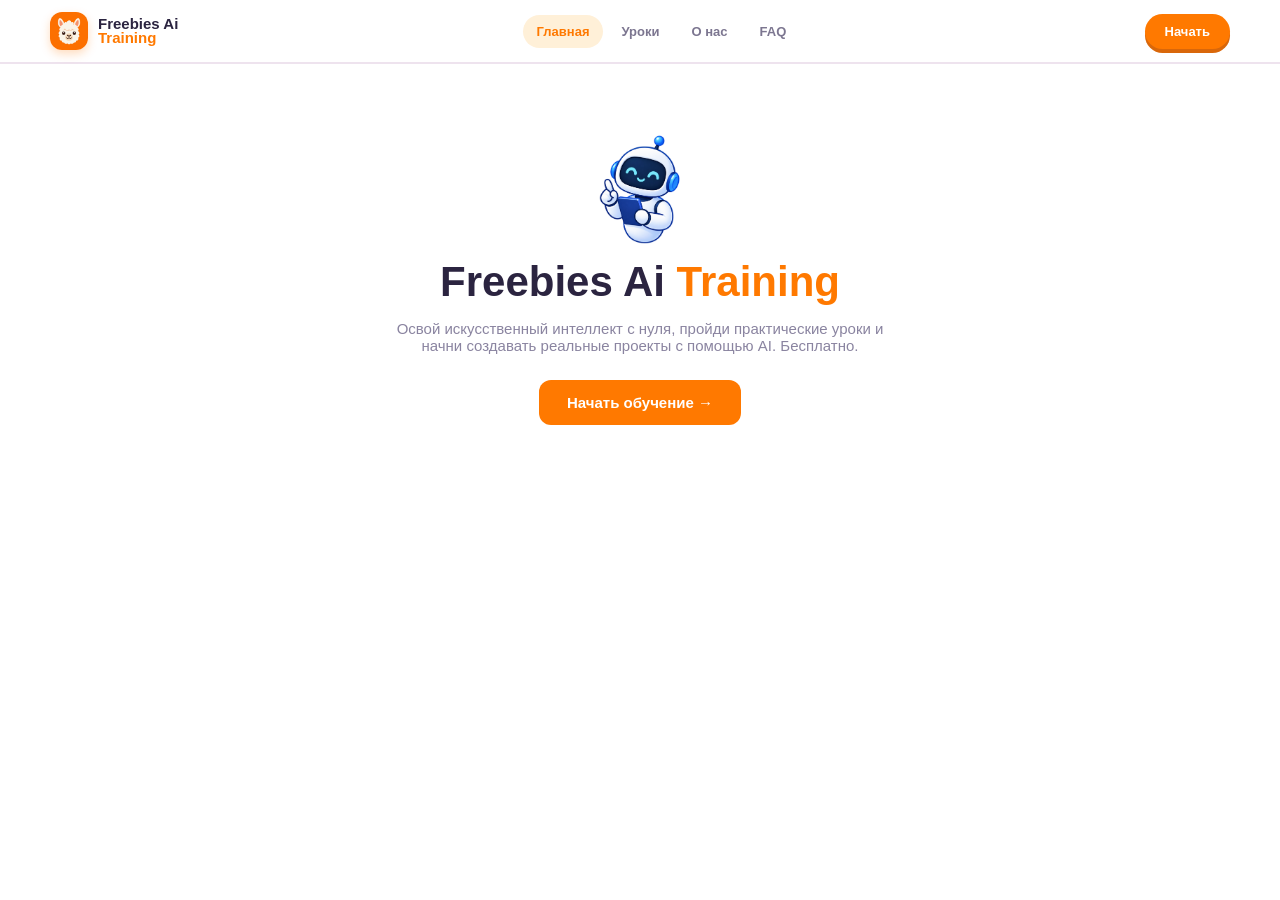
<file: index.html>
<!doctype html>
<html lang="ru">
<head>
<meta charset="utf-8">
<meta name="viewport" content="width=device-width,initial-scale=1">
<title>Freebies AI Training</title>
<link rel="icon" type="image/png" sizes="32x32" href="img/favicon-32x32.png">
<link rel="icon" type="image/x-icon" href="img/favicon.ico">
<link rel="stylesheet" href="style.css">
<style>
.hero{padding:70px 0;text-align:center}
.hero-robot{width:110px;height:auto;margin-bottom:10px;animation:robot-bob 3s ease-in-out infinite}
.hero h1{font-size:42px;margin:0 0 14px}
.hero p{color:var(--muted);font-size:15px;max-width:520px;margin:0 auto 26px}
.hero-btn{background:var(--orange);color:#fff;border:0;border-radius:12px;padding:14px 28px;font-weight:800;font-size:15px;cursor:pointer}
</style>
</head>
<body>
<header class="header">
 <div class="container header-inner">
  <a class="logo" href="index.html">
   <img src="img/android-chrome-512x512.png" class="logo-mark-img no-download" oncontextmenu="return false" draggable="false" alt="Freebies AI">
   <span>Freebies Ai<br><span class="logo-orange">Training</span></span>
  </a>
  <nav class="nav"><a class="active" href="index.html">Главная</a><a href="main.html">Уроки</a><a href="main.html#about">О нас</a><a href="main.html#faq">FAQ</a></nav>
  <div class="profile"><button class="login" onclick="location.href='main.html'">Начать</button></div>
 </div>
</header>
<section class="hero container">
 <img class="hero-robot no-download" src="img/Mood02.png" oncontextmenu="return false" draggable="false" alt="Freebies AI" onerror="this.style.display='none'">
 <h1>Freebies Ai <span class="logo-orange">Training</span></h1>
 <p>Освой искусственный интеллект с нуля, пройди практические уроки и начни создавать реальные проекты с помощью AI. Бесплатно.</p>
 <button class="hero-btn" onclick="location.href='main.html'">Начать обучение →</button>
</section>
</body>
</html>
</file>
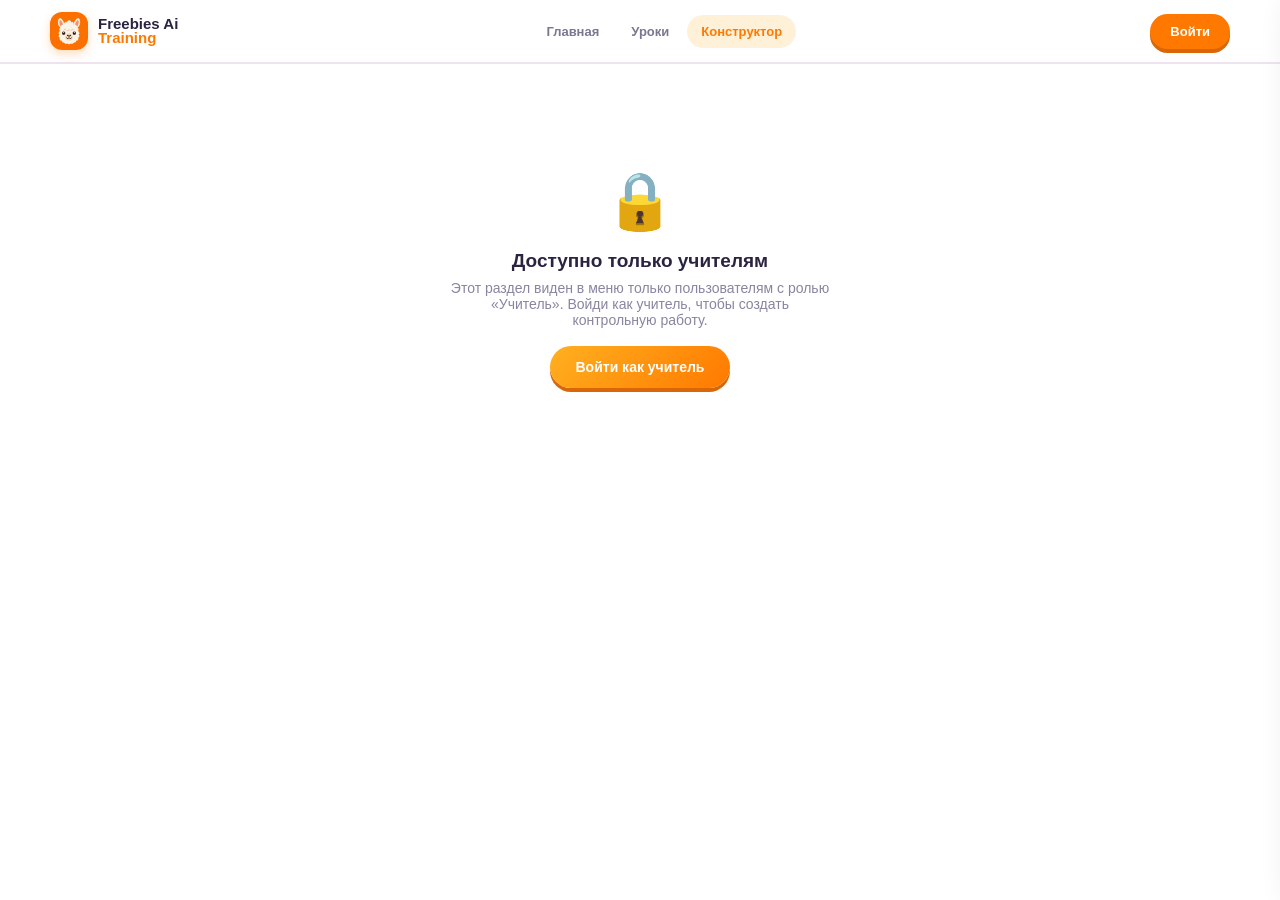
<file: constructor.html>
<!doctype html>
<html lang="ru">
<head>
<meta charset="utf-8">
<meta name="viewport" content="width=device-width,initial-scale=1">
<title>Конструктор контрольных работ — Freebies AI Training</title>
<link rel="icon" type="image/png" sizes="32x32" href="img/favicon-32x32.png">
<link rel="icon" type="image/x-icon" href="img/favicon.ico">
<link rel="stylesheet" href="style.css">
</head>
<body>
<header class="header">
 <div class="container header-inner">
  <a class="logo" href="index.html">
   <img src="img/android-chrome-512x512.png" class="logo-mark-img no-download" oncontextmenu="return false" draggable="false" alt="Freebies AI">
   <span>Freebies Ai<br><span class="logo-orange">Training</span></span>
  </a>
  <nav class="nav"><a href="index.html">Главная</a><a href="main.html">Уроки</a><a class="active" href="constructor.html">Конструктор</a></nav>
  <div class="profile">
   <button class="login" id="loginBtn" onclick="location.href='login.html'">Войти</button>
   <button class="menu" onclick="toggleMobileMenu()" aria-label="Меню">☰</button>
  </div>
 </div>
 <div class="mobile-menu" id="mobileMenu">
  <a href="index.html">Главная</a>
  <a href="main.html">Уроки</a>
  <a href="constructor.html">Конструктор контрольных</a>
  <a href="#" id="logoutMenuLink" style="display:none" onclick="logout(); return false">🚪 Выйти из аккаунта</a>
 </div>
</header>

<main class="page">
 <div class="container constructor-page">

  <!-- Экран доступен только учителю; если роль не teacher — показываем заглушку -->
  <div id="accessDenied" class="empty-filter-state" style="display:none">
   <div class="empty-icon">🔒</div>
   <h3>Доступно только учителям</h3>
   <p>Этот раздел виден в меню только пользователям с ролью «Учитель». Войди как учитель, чтобы создать контрольную работу.</p>
   <button class="check-btn" style="margin-top:18px" onclick="location.href='login.html'">Войти как учитель</button>
  </div>

  <div id="constructorContent" style="display:none">
   <div class="welcome">
    <div><h1>Конструктор контрольных работ</h1><p>Опиши тему и задания — нейросеть соберёт готовую контрольную работу.</p></div>
    <button type="button" class="check-btn secondary" onclick="openCrHistoryPanel()">🕑 История</button>
   </div>

   <!-- Тема контрольной -->
   <div class="task" style="max-width:none">
    <div class="task-head">
     <div class="task-title">Тема контрольной работы</div>
    </div>
    <div class="task-body">
     <input type="text" id="crTopic" class="cr-topic-input" placeholder="Например: «Основы искусственного интеллекта, 8 класс»">
    </div>
   </div>

   <!-- Список заданий -->
   <div class="cr-tasks-list" id="crTasksList"></div>

   <button type="button" class="check-btn secondary" onclick="addCrTask()">+ Добавить задание</button>

   <div class="cr-generate-row">
    <button type="button" class="check-btn" id="crGenerateBtn" onclick="generateControlWork()">✨ Сгенерировать контрольную работу</button>
   </div>

   <!-- Результат генерации -->
   <div id="crResult" class="cr-result" style="display:none"></div>
  </div>

 </div>
</main>

<!-- Боковая панель истории конструктора -->
<div id="crHistoryPanel" class="theory-panel cr-history-panel">
  <div class="theory-panel-head">
    <span>История контрольных</span>
    <button class="theory-close" onclick="closeCrHistoryPanel()">✕</button>
  </div>
  <div class="theory-panel-body" id="crHistoryList"></div>
</div>
<div class="theory-panel-overlay" onclick="closeCrHistoryPanel()" id="crHistoryOverlay"></div>

<div class="toast" id="toast"></div>
<script src="js/ai-client.js"></script>
<script src="script.js"></script>
<script>
applyUserRoleToHeader();
initConstructorAccess();

function toggleMobileMenu(){
  document.getElementById('mobileMenu').classList.toggle('open');
}
</script>
</body>
</html>
</file>
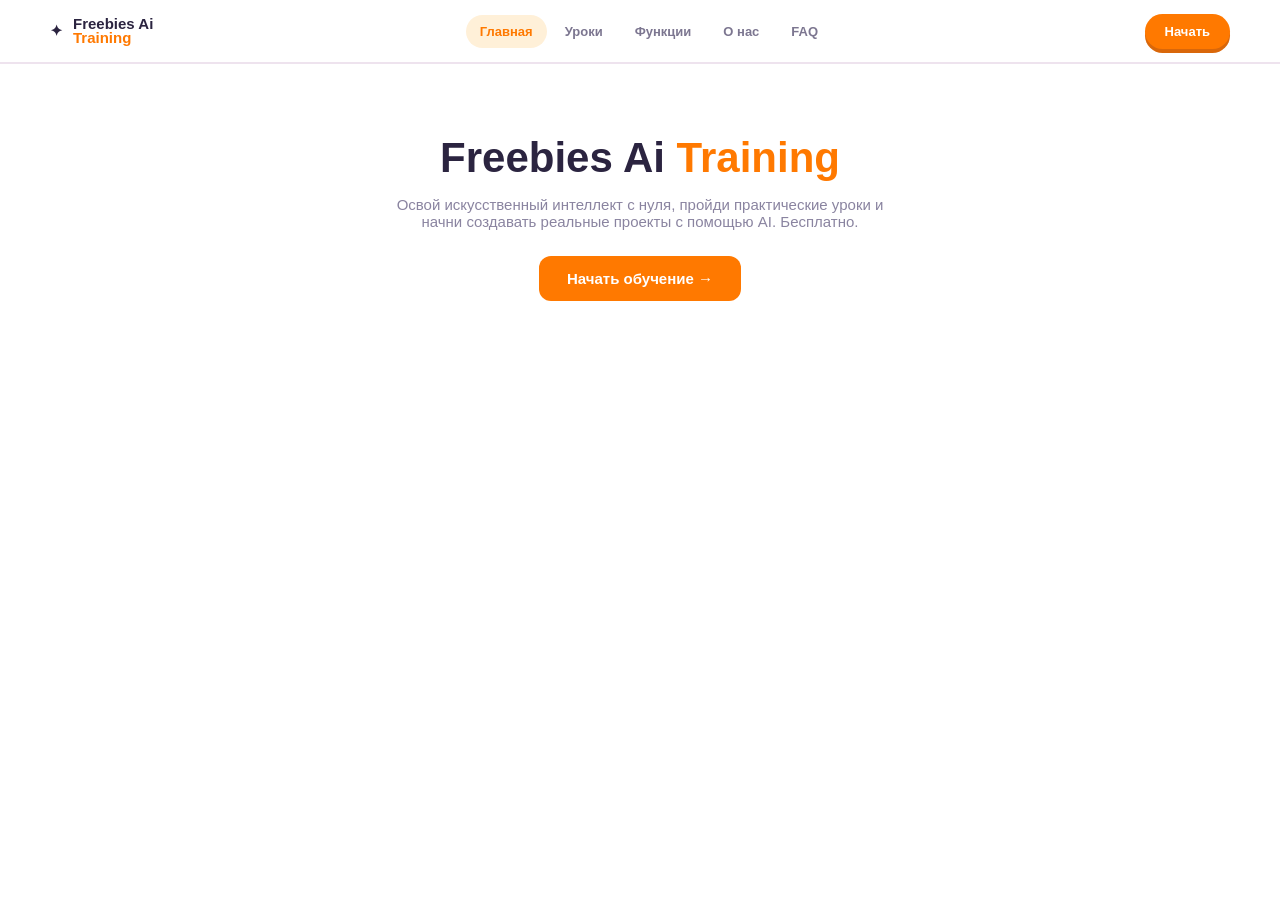
<file: index-16.html>
<!doctype html>
<html lang="ru">
<head>
<meta charset="utf-8">
<meta name="viewport" content="width=device-width,initial-scale=1">
<title>Freebies AI Training</title>
<link rel="stylesheet" href="style.css">
<style>
.hero{padding:70px 0;text-align:center}
.hero h1{font-size:42px;margin:0 0 14px}
.hero p{color:var(--muted);font-size:15px;max-width:520px;margin:0 auto 26px}
.hero-btn{background:var(--orange);color:#fff;border:0;border-radius:12px;padding:14px 28px;font-weight:800;font-size:15px;cursor:pointer}
</style>
</head>
<body>
<header class="header">
 <div class="container header-inner">
  <a class="logo" href="index.html"><span class="logo-mark">✦</span><span>Freebies Ai<br><span class="logo-orange">Training</span></span></a>
  <nav class="nav"><a class="active" href="index.html">Главная</a><a href="main.html">Уроки</a><a href="main.html#extras">Функции</a><a href="main.html#about">О нас</a><a href="main.html#faq">FAQ</a></nav>
  <div class="profile"><button class="login" onclick="location.href='main.html'">Начать</button></div>
 </div>
</header>
<section class="hero container">
 <h1>Freebies Ai <span class="logo-orange">Training</span></h1>
 <p>Освой искусственный интеллект с нуля, пройди практические уроки и начни создавать реальные проекты с помощью AI. Бесплатно.</p>
 <button class="hero-btn" onclick="location.href='main.html'">Начать обучение →</button>
</section>
</body>
</html>
</file>
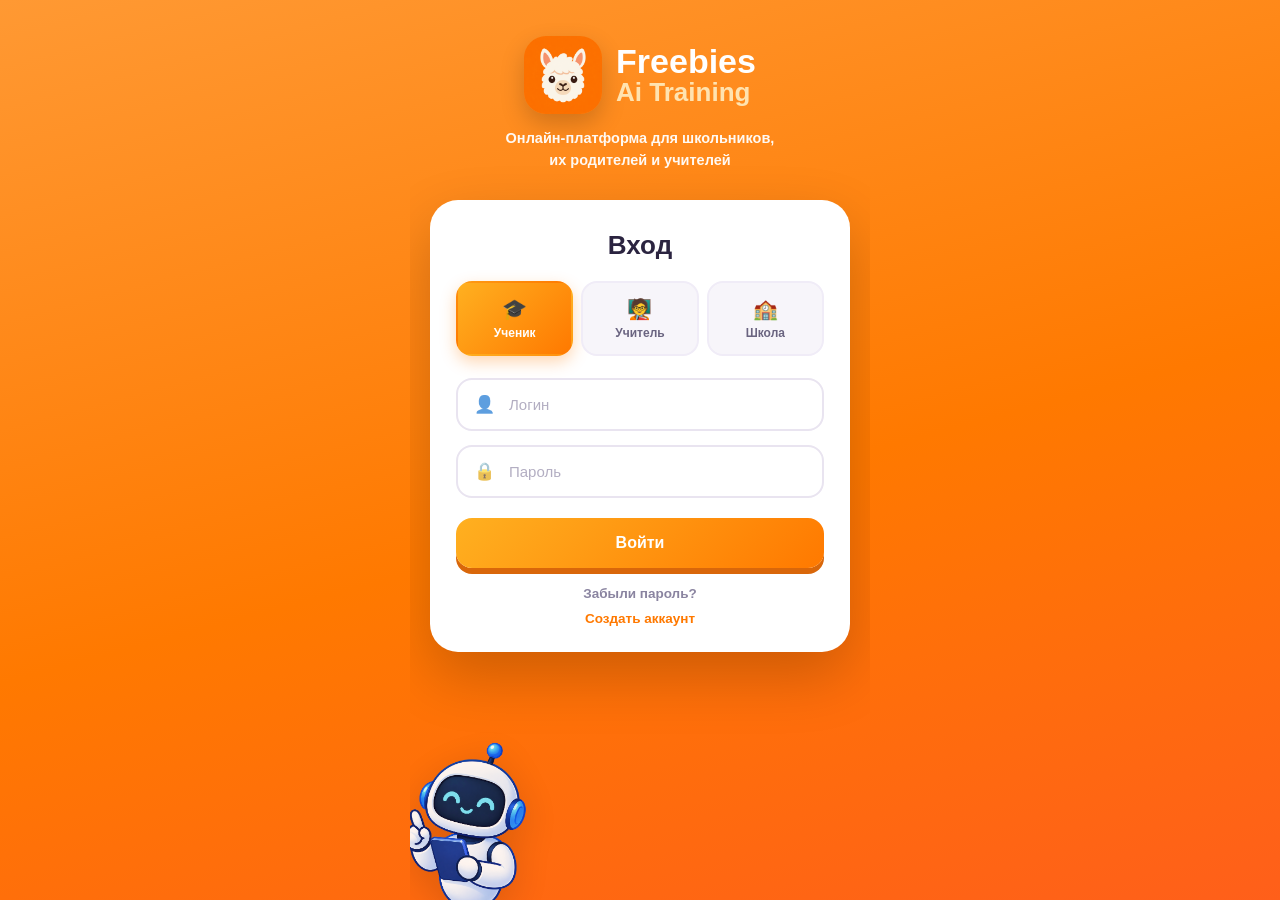
<file: login.html>
<!doctype html>
<html lang="ru">
<head>
<meta charset="utf-8">
<meta name="viewport" content="width=device-width,initial-scale=1">
<title>Вход — Freebies AI Training</title>
<link rel="icon" type="image/png" sizes="32x32" href="img/favicon-32x32.png">
<link rel="icon" type="image/x-icon" href="img/favicon.ico">
<link rel="stylesheet" href="style.css">
</head>
<body class="login-body">

<div class="login-screen">
  <!-- Декоративный маскот сверху — используем существующий логотип проекта -->
  <div class="login-mascot-top">
    <img src="img/android-chrome-512x512.png" class="login-mascot-img no-download" oncontextmenu="return false" draggable="false" alt="" onerror="this.style.display='none'">
    <div class="login-title">
      <span class="login-title-main">Freebies</span>
      <span class="login-title-sub">Ai Training</span>
    </div>
  </div>
  <p class="login-subtitle">Онлайн-платформа для школьников,<br>их родителей и учителей</p>

  <div class="login-card">
    <h1 class="login-card-title" id="formTitle">Вход</h1>

    <!-- Переключатель ролей -->
    <div class="role-switch">
      <button type="button" class="role-btn active" data-role="student" onclick="selectRole('student')">
        <span class="role-icon">🎓</span>Ученик
      </button>
      <button type="button" class="role-btn" data-role="teacher" onclick="selectRole('teacher')">
        <span class="role-icon">🧑‍🏫</span>Учитель
      </button>
      <button type="button" class="role-btn" data-role="school" onclick="selectRole('school')">
        <span class="role-icon">🏫</span>Школа
      </button>
    </div>

    <!-- Форма: поля немного отличаются между "вход" и "регистрация" -->
    <form id="loginForm" onsubmit="return handleLoginSubmit(event)">
      <div class="login-field-group" id="nameFieldGroup" style="display:none">
        <span class="login-field-icon">🙂</span>
        <input type="text" id="nameField" placeholder="Имя">
      </div>
      <div class="login-field-group">
        <span class="login-field-icon">👤</span>
        <input type="text" id="loginField" placeholder="Логин" required>
      </div>
      <div class="login-field-group">
        <span class="login-field-icon">🔒</span>
        <input type="password" id="passwordField" placeholder="Пароль" required>
      </div>
      <button type="submit" class="login-submit-btn" id="submitBtn">Войти</button>
    </form>

    <div class="login-links">
      <a href="#" onclick="notify('Эта функция пока в разработке'); return false">Забыли пароль?</a>
      <a href="#" id="switchModeLink" onclick="toggleAuthMode(); return false">Создать аккаунт</a>
    </div>
  </div>

  <!-- Декоративный маскот снизу слева -->
  <img src="img/Mood02.png" class="login-mascot-bottom no-download" oncontextmenu="return false" draggable="false" alt="" onerror="this.style.display='none'">
</div>

<div class="toast" id="toast"></div>
<script src="script.js"></script>
<script>
let _authMode='login'; // 'login' | 'register'
let _selectedRole='student';

function selectRole(role){
  if(role==='school'){
    notify('Вход для школ пока недоступен — скоро откроем');
    return;
  }
  _selectedRole=role;
  document.querySelectorAll('.role-btn').forEach(b=>b.classList.toggle('active', b.dataset.role===role));
}

function toggleAuthMode(){
  _authMode = _authMode==='login' ? 'register' : 'login';
  const isRegister = _authMode==='register';
  document.getElementById('formTitle').textContent = isRegister ? 'Регистрация' : 'Вход';
  document.getElementById('submitBtn').textContent = isRegister ? 'Зарегистрироваться' : 'Войти';
  document.getElementById('nameFieldGroup').style.display = isRegister ? 'flex' : 'none';
  document.getElementById('nameField').required = isRegister;
  document.getElementById('switchModeLink').textContent = isRegister ? 'Уже есть аккаунт? Войти' : 'Создать аккаунт';
}

/* Авторизации по-настоящему ещё нет — это заглушка на время разработки.
   Любой введённый логин/пароль считается успешным входом или регистрацией,
   выбранная роль сохраняется в localStorage, чтобы main.html и другие
   страницы знали, под кем сейчас "зашёл" человек. */
function handleLoginSubmit(e){
  e.preventDefault();
  if(_selectedRole==='school'){
    notify('Вход для школ пока недоступен');
    return false;
  }
  localStorage.setItem('fat_user_role', _selectedRole);
  localStorage.setItem('fat_logged_in', '1');
  const nameVal=(document.getElementById('nameField').value||'').trim();
  if(nameVal) localStorage.setItem('fat_user_name', nameVal);
  location.href='main.html';
  return false;
}
</script>
</body>
</html>
</file>
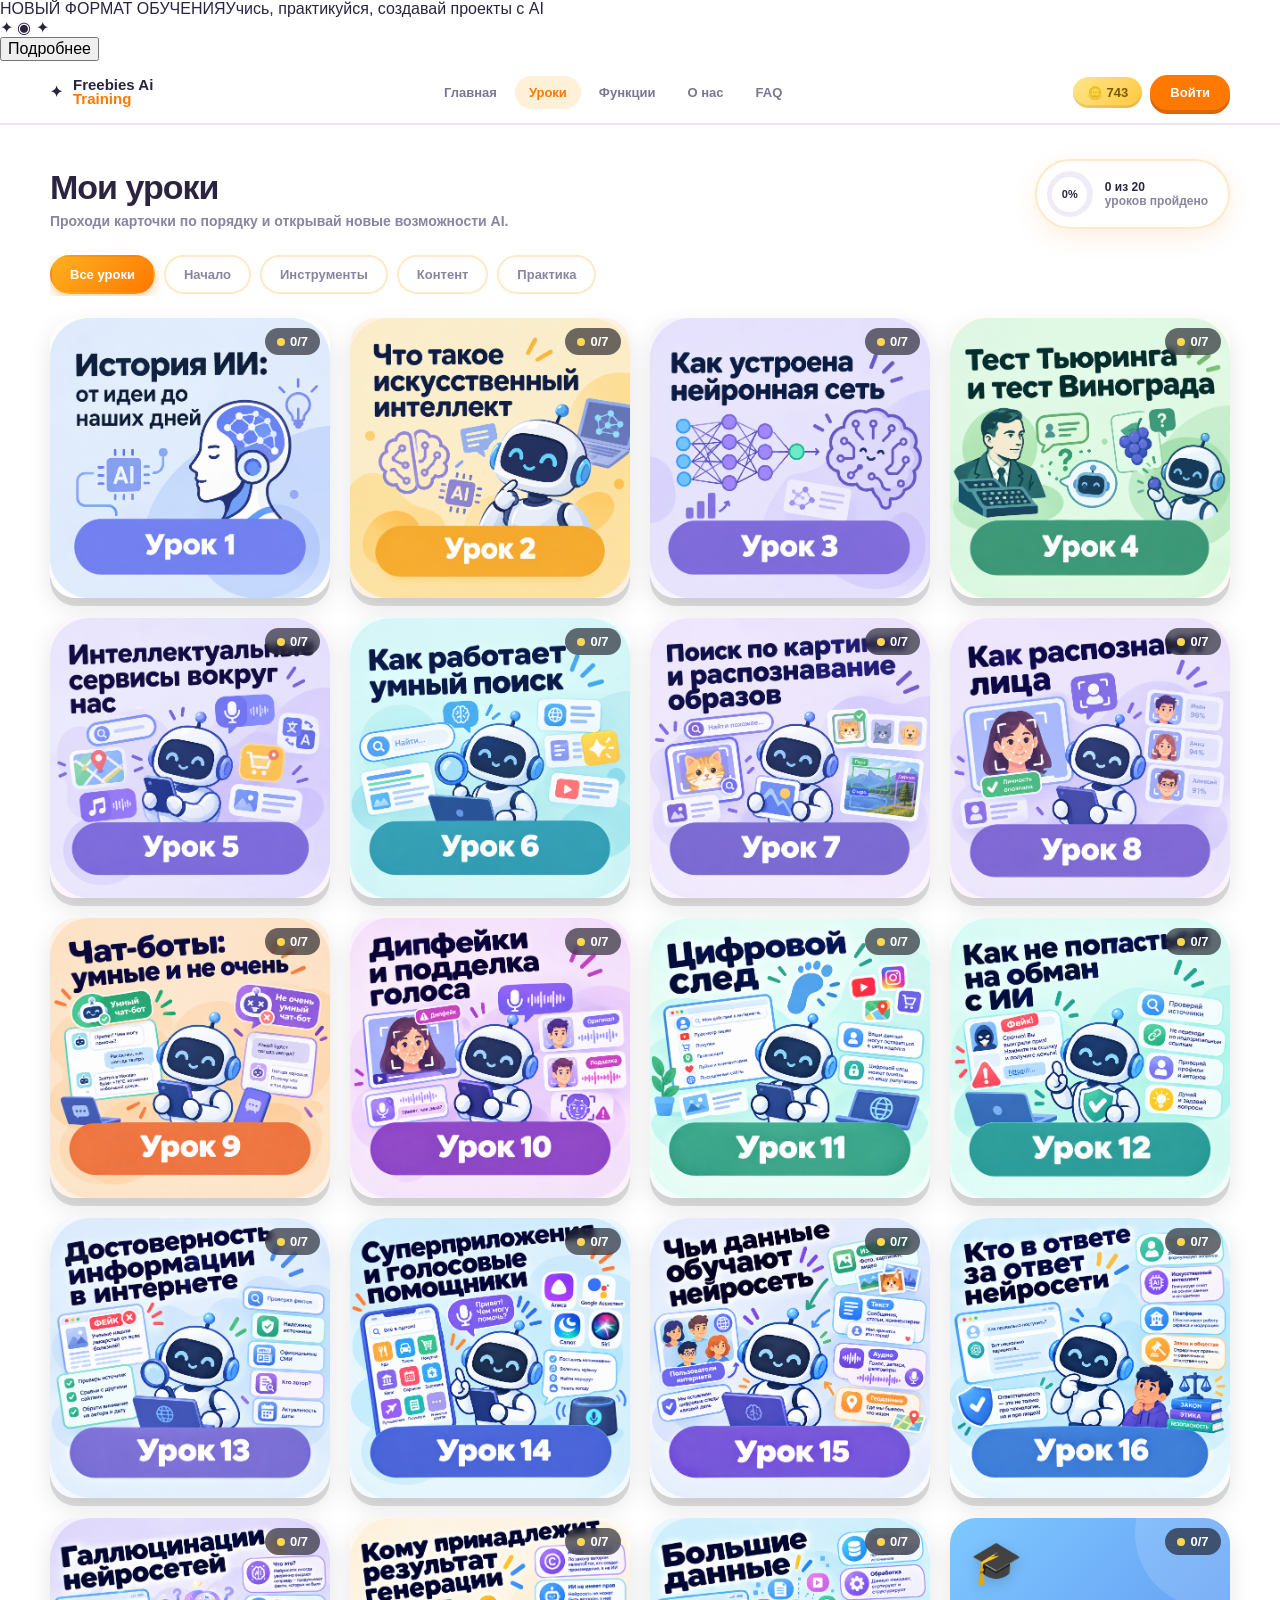
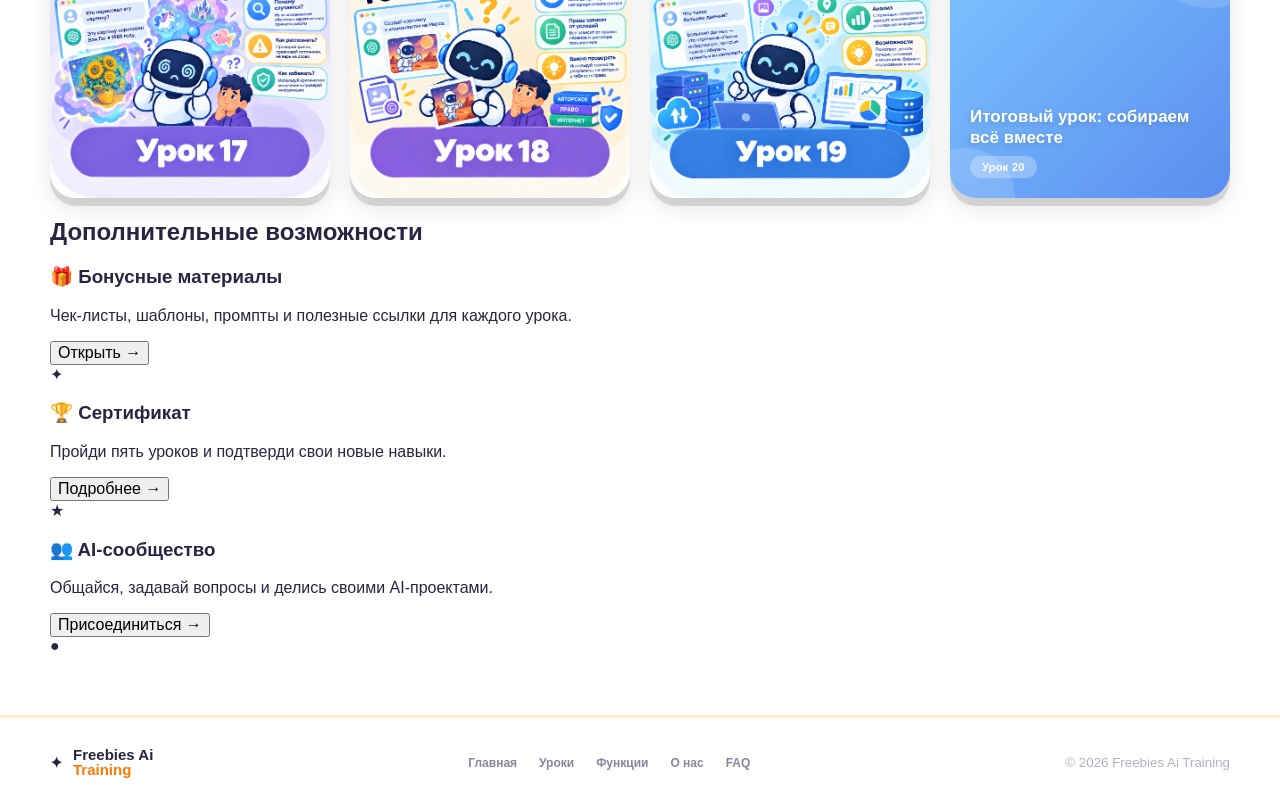
<file: main-1.html>
<!doctype html>
<html lang="ru">
<head>
<meta charset="utf-8">
<meta name="viewport" content="width=device-width,initial-scale=1">
<title>Freebies AI Training — Уроки</title>
<link rel="stylesheet" href="style.css">
</head>
<body>
<div class="top-banner">
 <div class="banner-inner">
  <div class="banner-title">НОВЫЙ ФОРМАТ ОБУЧЕНИЯ<span>Учись, практикуйся, создавай проекты с AI</span></div>
  <div class="banner-art">✦ ◉ ✦</div>
  <button class="banner-btn" onclick="notify('Подробнее скоро')">Подробнее</button>
 </div>
</div>
<header class="header">
 <div class="container header-inner">
  <a class="logo" href="index.html"><span class="logo-mark">✦</span><span>Freebies Ai<br><span class="logo-orange">Training</span></span></a>
  <nav class="nav"><a href="index.html">Главная</a><a class="active" href="main.html">Уроки</a><a href="#extras">Функции</a><a href="#about">О нас</a><a href="#faq">FAQ</a></nav>
  <div class="profile"><span class="coin">🪙 743</span><button class="login" onclick="notify('Добро пожаловать!')">Войти</button><button class="menu">☰</button></div>
 </div>
</header>

<main class="page" id="lessons">
 <div class="container">
  <div class="welcome">
   <div><h1>Мои уроки</h1><p>Проходи карточки по порядку и открывай новые возможности AI.</p></div>
   <div class="progress-box"><div class="progress-ring" id="overallRing"><b id="overallPct">0%</b></div><span><b id="overallText">0 из 5</b><br>уроков пройдено</span></div>
  </div>
  <div class="tabs">
   <button class="tab active">Все уроки</button><button class="tab">Начало</button><button class="tab">Инструменты</button><button class="tab">Контент</button><button class="tab">Практика</button>
  </div>

  <section class="lesson-grid" id="lessonGrid">
   <!-- карточки генерируются в script.js на основе lessons.json + прогресса -->
  </section>

  <h2 class="extra-title" id="extras">Дополнительные возможности</h2>
  <section class="extra-grid">
   <div class="extra one"><h3>🎁 Бонусные материалы</h3><p>Чек-листы, шаблоны, промпты и полезные ссылки для каждого урока.</p><button onclick="notify('Бонусы открываются после урока')">Открыть →</button><div class="extra-icon">✦</div></div>
   <div class="extra two"><h3>🏆 Сертификат</h3><p>Пройди пять уроков и подтверди свои новые навыки.</p><button onclick="notify('Сертификат будет доступен после курса')">Подробнее →</button><div class="extra-icon">★</div></div>
   <div class="extra three" id="about"><h3>👥 AI-сообщество</h3><p>Общайся, задавай вопросы и делись своими AI-проектами.</p><button onclick="notify('Добро пожаловать в сообщество!')">Присоединиться →</button><div class="extra-icon">●</div></div>
  </section>
 </div>
</main>

<footer class="footer" id="faq"><div class="container footer-inner">
 <div class="logo"><span class="logo-mark">✦</span><span>Freebies Ai<br><span class="logo-orange">Training</span></span></div>
 <div class="footer-links"><a href="index.html">Главная</a><a href="main.html">Уроки</a><a href="#extras">Функции</a><a href="#about">О нас</a><a href="#faq">FAQ</a></div>
 <small>© 2026 Freebies Ai Training</small>
</div></footer>
<div class="toast" id="toast"></div>
<script src="script.js"></script>
<script>
document.querySelectorAll('.tab').forEach(b=>b.onclick=()=>{document.querySelectorAll('.tab').forEach(x=>x.classList.remove('active'));b.classList.add('active');notify('Фильтр: '+b.textContent)});
renderLessonGrid();
</script>
</body>
</html>
</file>
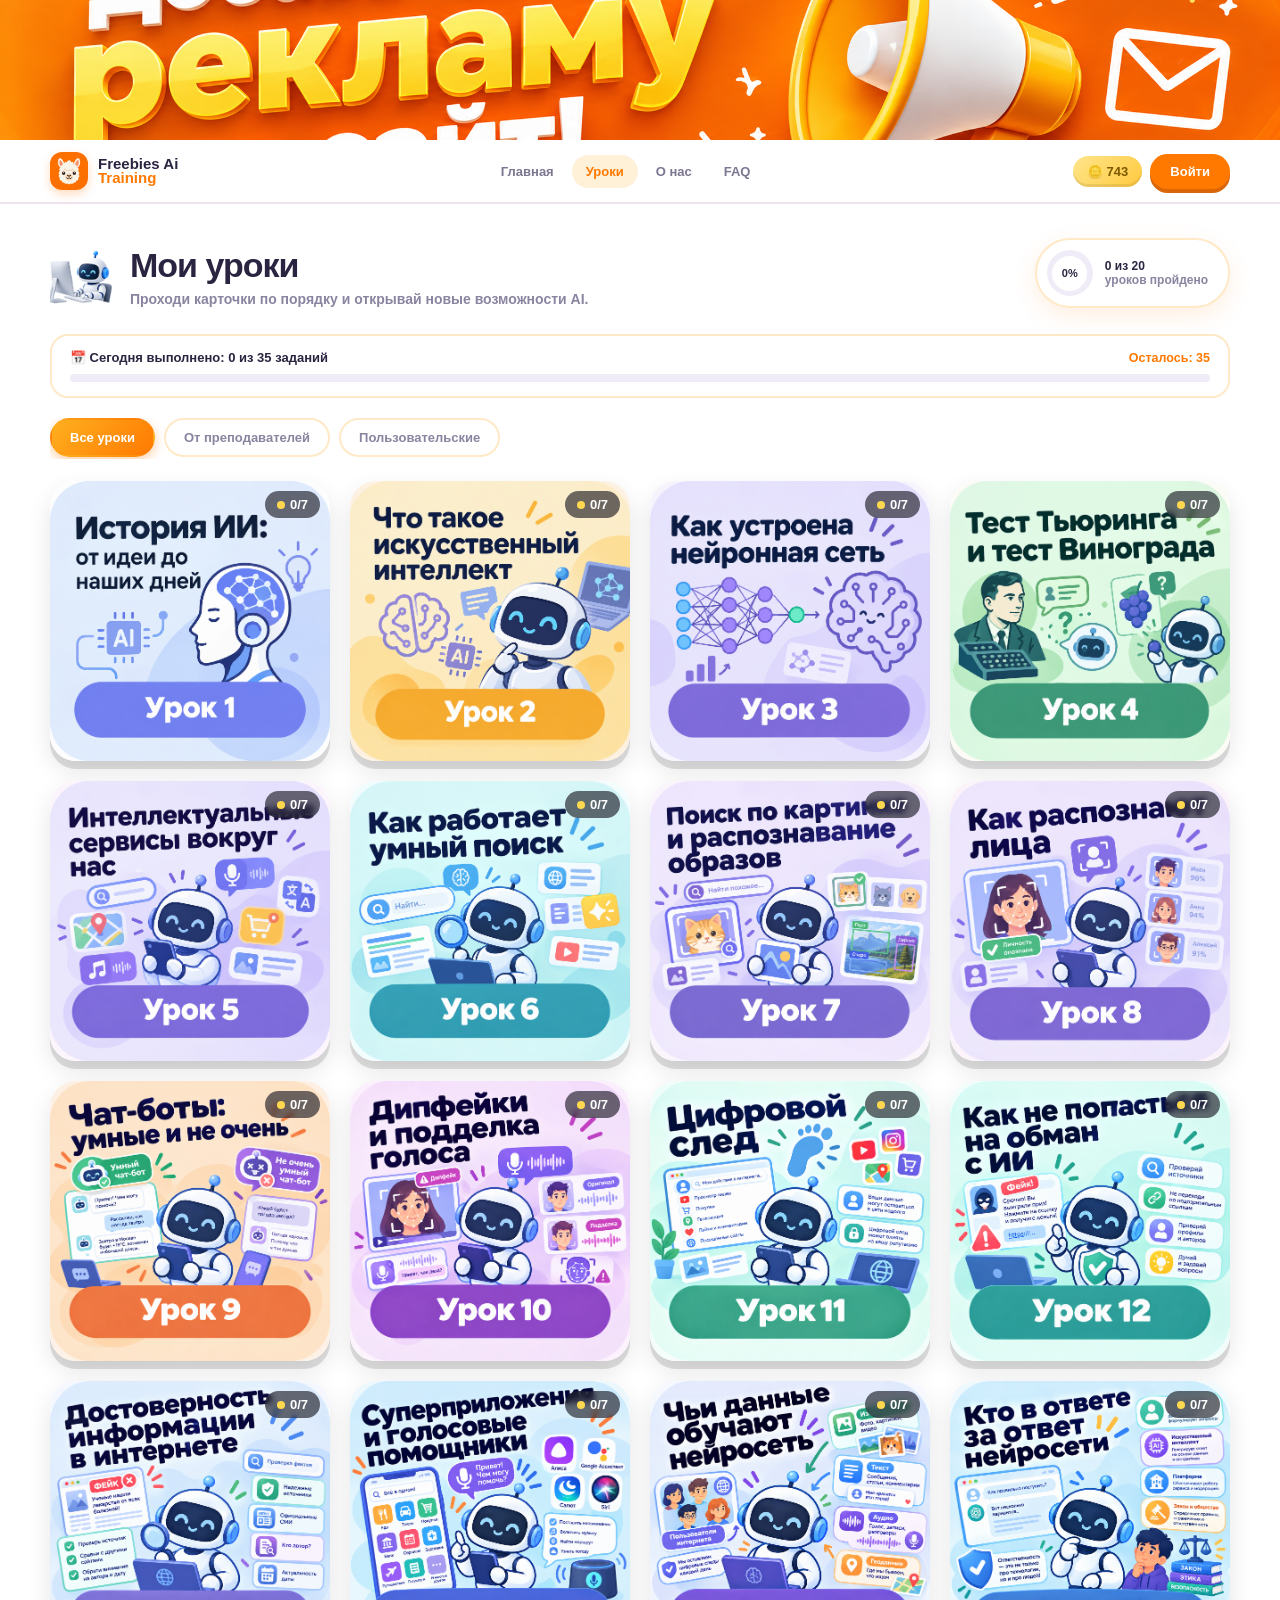
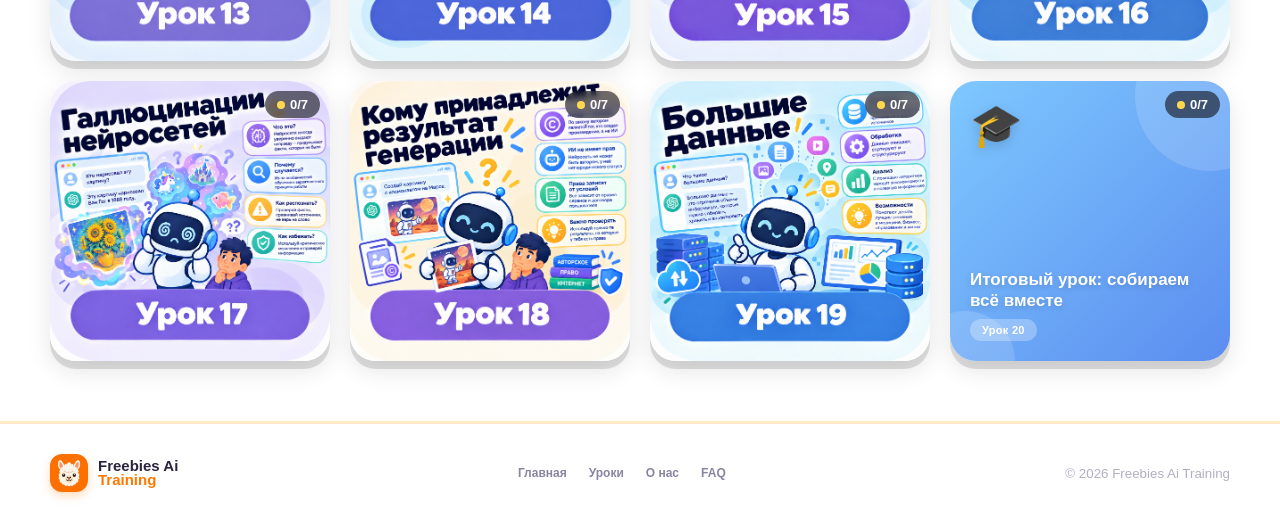
<file: main.html>
<!doctype html>
<html lang="ru">
<head>
<meta charset="utf-8">
<meta name="viewport" content="width=device-width,initial-scale=1">
<title>Freebies AI Training — Уроки</title>
<link rel="icon" type="image/png" sizes="32x32" href="img/favicon-32x32.png">
<link rel="icon" type="image/x-icon" href="img/favicon.ico">
<link rel="stylesheet" href="style.css">
</head>
<body>
<!-- Рекламный баннер — открывает письмо на почту -->
<a class="top-banner-link" href="mailto:zelmir.company@gmail.com" aria-label="Написать нам на почту">
  <img src="img/reklama.png" class="top-banner-img no-download" oncontextmenu="return false" draggable="false" alt="Freebies AI Training">
</a>

<header class="header">
 <div class="container header-inner">
  <a class="logo" href="index.html">
   <img src="img/android-chrome-512x512.png" class="logo-mark-img no-download" oncontextmenu="return false" draggable="false" alt="Freebies AI">
   <span>Freebies Ai<br><span class="logo-orange">Training</span></span>
  </a>
  <nav class="nav"><a href="index.html">Главная</a><a class="active" href="main.html">Уроки</a><a href="#about">О нас</a><a href="#faq">FAQ</a></nav>
  <div class="profile">
   <span class="coin">🪙 743</span>
   <button class="login" id="loginBtn" onclick="location.href='login.html'">Войти</button>
   <button class="menu" id="menuBtn" onclick="toggleMobileMenu()" aria-label="Меню">☰</button>
  </div>
 </div>
 <!-- Выпадающее мобильное меню -->
 <div class="mobile-menu" id="mobileMenu">
  <a href="index.html">Главная</a>
  <a href="main.html">Уроки</a>
  <!-- Видна только учителю (localStorage.fat_user_role === 'teacher') -->
  <a href="constructor.html" id="constructorMenuLink" style="display:none">🧩 Конструктор контрольных работ</a>
  <a href="#about">О нас</a>
  <a href="#faq">FAQ</a>
  <a href="mailto:zelmir.company@gmail.com">Написать нам</a>
  <a href="#" id="logoutMenuLink" style="display:none" onclick="logout(); return false">🚪 Выйти из аккаунта</a>
 </div>
</header>

<main class="page" id="lessons">
 <div class="container">
  <div class="welcome">
   <div class="welcome-with-robot">
     <img id="welcomeRobot" class="welcome-robot no-download" src="img/Mood01.png" oncontextmenu="return false" draggable="false" alt="Робот-помощник" onerror="this.style.display='none'">
     <div><h1>Мои уроки</h1><p>Проходи карточки по порядку и открывай новые возможности AI.</p></div>
   </div>
   <div class="progress-box"><div class="progress-ring" id="overallRing"><b id="overallPct">0%</b></div><span><b id="overallText">0 из 20</b><br>уроков пройдено</span></div>
  </div>

  <!-- Дневной лимит заданий -->
  <div class="daily-limit-box" id="dailyLimitBox"></div>

  <div class="tabs" id="filterTabs">
   <button class="tab active" data-filter="all">Все уроки</button>
   <button class="tab" data-filter="teachers">От преподавателей</button>
   <button class="tab" data-filter="users">Пользовательские</button>
  </div>

  <section class="lesson-grid" id="lessonGrid">
   <!-- карточки генерируются в script.js на основе lessons.json + прогресса -->
  </section>

  <!-- Пустые состояния для фильтров "от преподавателей" / "пользовательские" -->
  <div class="empty-filter-state" id="emptyTeachers" style="display:none">
   <div class="empty-icon">👩‍🏫</div>
   <h3>Пока нет уроков от преподавателей</h3>
   <p>Скоро здесь появятся авторские уроки от учителей. Загляни позже!</p>
  </div>
  <div class="empty-filter-state" id="emptyUsers" style="display:none">
   <div class="empty-icon">🧩</div>
   <h3>Пока нет пользовательских уроков</h3>
   <p>Конструктор уроков для пользователей ещё не готов — но он уже в разработке.</p>
  </div>
 </div>
</main>

<footer class="footer" id="faq"><div class="container footer-inner">
 <div class="logo"><img src="img/android-chrome-512x512.png" class="logo-mark-img no-download" oncontextmenu="return false" draggable="false" alt="Freebies AI"><span>Freebies Ai<br><span class="logo-orange">Training</span></span></div>
 <div class="footer-links"><a href="index.html">Главная</a><a href="main.html">Уроки</a><a href="#about">О нас</a><a href="#faq">FAQ</a></div>
 <small>© 2026 Freebies Ai Training</small>
</div></footer>
<div class="toast" id="toast"></div>
<script src="script.js"></script>
<script>
// Фильтры: "Все уроки" показывает сетку как сейчас; "От преподавателей" и
// "Пользовательские" показывают пустое состояние — для них пока нет контента.
document.querySelectorAll('.tab').forEach(b=>b.onclick=()=>{
  document.querySelectorAll('.tab').forEach(x=>x.classList.remove('active'));
  b.classList.add('active');
  const filter=b.dataset.filter;
  document.getElementById('lessonGrid').style.display = filter==='all' ? '' : 'none';
  document.getElementById('emptyTeachers').style.display = filter==='teachers' ? '' : 'none';
  document.getElementById('emptyUsers').style.display = filter==='users' ? '' : 'none';
});

renderLessonGrid();
renderDailyLimitBox();
applyUserRoleToHeader();

// случайный робот-приветствие (Mood01-03) при каждой загрузке главной
(function(){
  const moods=['Mood01','Mood02','Mood03'];
  const el=document.getElementById('welcomeRobot');
  if(el) el.src='img/'+moods[Math.floor(Math.random()*moods.length)]+'.png';
})();

function toggleMobileMenu(){
  document.getElementById('mobileMenu').classList.toggle('open');
}
</script>
</body>
</html>
</file>
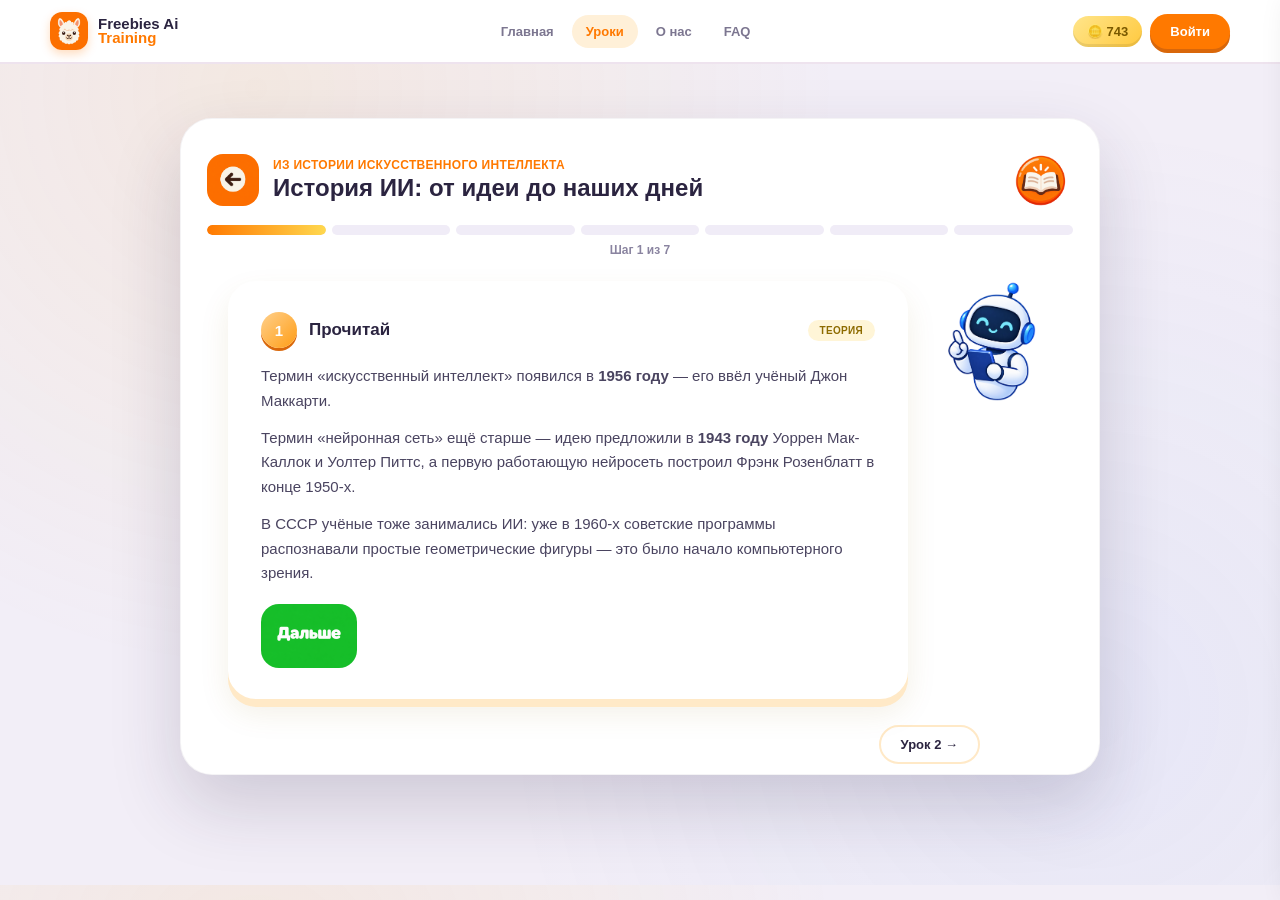
<file: urok.html>
<!doctype html>
<html lang="ru">
<head>
<meta charset="utf-8">
<meta name="viewport" content="width=device-width,initial-scale=1">
<title>Урок — Freebies AI Training</title>
<link rel="icon" type="image/png" sizes="32x32" href="img/favicon-32x32.png">
<link rel="icon" type="image/x-icon" href="img/favicon.ico">
<link rel="stylesheet" href="style.css">
</head>
<body class="lesson-body">
<header class="header">
 <div class="container header-inner">
  <a class="logo" href="index.html">
   <img src="img/android-chrome-512x512.png" class="logo-mark-img no-download" oncontextmenu="return false" draggable="false" alt="Freebies AI">
   <span>Freebies Ai<br><span class="logo-orange">Training</span></span>
  </a>
  <nav class="nav"><a href="index.html">Главная</a><a class="active" href="main.html">Уроки</a><a href="main.html#about">О нас</a><a href="main.html#faq">FAQ</a></nav>
  <div class="profile">
   <span class="coin">🪙 743</span><button class="login" id="loginBtn" onclick="location.href='login.html'">Войти</button>
   <button class="menu" onclick="toggleMobileMenu()" aria-label="Меню">☰</button>
  </div>
 </div>
 <div class="mobile-menu" id="mobileMenu">
  <a href="index.html">Главная</a>
  <a href="main.html">Уроки</a>
  <a href="constructor.html" id="constructorMenuLink" style="display:none">🧩 Конструктор контрольных работ</a>
  <a href="main.html#about">О нас</a>
  <a href="main.html#faq">FAQ</a>
  <a href="#" id="logoutMenuLink" style="display:none" onclick="logout(); return false">🚪 Выйти из аккаунта</a>
 </div>
</header>

<!-- На ПК весь урок визуально оформлен как плавающая карточка поверх
     затемнённого фона (modal-look); сама страница остаётся отдельной —
     просто другое оформление .lesson-modal-frame в style.css -->
<main class="lesson-page">
 <div class="lesson-modal-frame">
  <div class="container">
   <div class="lesson-head">
    <button class="back-btn" onclick="location.href='main.html'">
     <img src="img/backroom.png" class="no-download" oncontextmenu="return false" draggable="false" alt="Назад">
    </button>
    <div class="lesson-head-text">
     <div class="eyebrow" id="lessonTopic">Загрузка...</div>
     <h1 id="lessonTitle">Загрузка урока...</h1>
    </div>
    <!-- Книжка-теория теперь внутри самого урока, а не в общей шапке сайта -->
    <button class="icon-pill theory-btn" onclick="openTheoryPanel()" title="Теория урока">
     <img src="img/book.png" class="no-download" oncontextmenu="return false" draggable="false" alt="Теория">
    </button>
   </div>

   <!-- Шаги: точки-индикаторы, клик по пройденному шагу возвращает к нему -->
   <div class="step-track" id="stepTrack"></div>
   <div class="step-label" id="stepLabel"></div>

   <!-- Показывается только ТЕКУЩЕЕ задание, справа — робот-помощник (только на широких экранах) -->
   <div class="task-stage">
    <div id="tasksContainer" style="width:100%;max-width:680px"></div>
    <img id="robotBuddy" class="robot-buddy no-download" src="img/Mood01.png" oncontextmenu="return false" draggable="false" alt="Помощник" style="display:none">
   </div>

   <!-- Переход к соседним урокам -->
   <div class="lesson-nav" id="lessonSideNav"></div>
  </div>
 </div>
</main>

<!-- Полноэкранный робот после завершения всех заданий урока -->
<div id="robotFullscreen" class="robot-fullscreen" style="display:none" onclick="hideFullscreenRobot()">
  <img src="img/Mood00.png" class="no-download" oncontextmenu="return false" draggable="false" alt="Урок пройден">
</div>

<!-- Боковая панель теории -->
<div id="theoryPanel" class="theory-panel">
  <div class="theory-panel-head">
    <span>Теория урока</span>
    <button class="theory-close" onclick="closeTheoryPanel()">✕</button>
  </div>
  <div class="theory-panel-body" id="theoryPanelBody"></div>
</div>
<div id="theoryPanelOverlay" class="theory-panel-overlay" onclick="closeTheoryPanel()"></div>

<!-- Модалка "начать где закончил / с начала" — появляется при повторном
     открытии урока, который уже начат или пройден -->
<div id="resumeModal" class="resume-modal-overlay" style="display:none">
  <div class="resume-modal">
    <div class="resume-modal-icon">🔄</div>
    <h3>Этот урок уже начат</h3>
    <p id="resumeModalText">Хочешь продолжить с того места, где остановился, или начать заново?</p>
    <div class="resume-modal-actions">
      <button class="check-btn secondary" onclick="resumeFromWhereLeftOff()">Начать где закончил</button>
      <button class="check-btn" onclick="resumeFromStart()">Начать с начала</button>
    </div>
  </div>
</div>

<!-- Плашка дневного лимита заданий, если он исчерпан -->
<div id="limitModal" class="resume-modal-overlay" style="display:none">
  <div class="resume-modal">
    <div class="resume-modal-icon">⏳</div>
    <h3>Лимит заданий на сегодня исчерпан</h3>
    <p>Ты выполнил(а) 35 заданий сегодня — это дневной лимит. Новые задания станут доступны завтра.</p>
    <div class="resume-modal-actions">
      <button class="check-btn" onclick="location.href='main.html'">К списку уроков</button>
    </div>
  </div>
</div>

<div class="toast" id="toast"></div>
<script src="js/ai-client.js"></script>
<script src="script.js"></script>
<script>
  // Номер урока читается из адреса страницы: urok.html?id=1, urok.html?id=2 и т.д.
  // Один файл на все уроки — добавлять новый urokN.html больше не нужно.
  if(typeof generateText !== 'function'){
    console.error('js/ai-client.js не загрузился: проверь Network tab в DevTools — если там 404, файла нет по этому пути на сервере.');
  }
  initLessonPageWithResumeCheck();
  applyUserRoleToHeader();

  function toggleMobileMenu(){
    document.getElementById('mobileMenu').classList.toggle('open');
  }
</script>
</body>
</html>
</file>
<file: style.css>
:root{
 --orange:#ff7900;--orange2:#ff9f1c;--yellow:#ffd84f;--bg:#ffffff;
 --ink:#2b2440;--muted:#8a84a0;--white:#fff;--line:#f0e4d0;
 --green:#2ecc8f;--blue:#5b8def;--pink:#ff6b9d;--purple:#9b6bff;
 --shadow-soft:0 8px 24px rgba(255,121,0,.12);
}
*{box-sizing:border-box}html{scroll-behavior:smooth}
body{margin:0;background:var(--bg);color:var(--ink);font-family:'Nunito',Inter,Arial,sans-serif}
button,a{font:inherit}a{text-decoration:none;color:inherit}
.container{width:min(1180px,calc(100% - 32px));margin:auto}

/* Header */
/* Рекламный баннер — ссылка-картинка на всю ширину, открывает письмо на почту */
.top-banner-link{display:block;line-height:0}
.top-banner-img{width:100%;height:auto;display:block;max-height:140px;object-fit:cover}

.header{height:64px;background:#fff;border-bottom:2px solid #eee3ee;display:flex;align-items:center;position:relative}
.header-inner{display:flex;align-items:center;justify-content:space-between;gap:16px}
.logo{display:flex;align-items:center;gap:10px;font-weight:900;line-height:.95;font-size:15px;flex-shrink:0}
.logo-mark-img{width:38px;height:38px;border-radius:12px;object-fit:cover;flex-shrink:0;box-shadow:0 4px 10px rgba(255,121,0,.25);overflow:hidden}
.logo-orange{color:var(--orange)}
.nav{display:flex;gap:4px;color:#7c7690;font-size:13px;font-weight:800}
.nav a{padding:9px 14px;border-radius:99px;transition:.15s}
.nav a:hover{background:#fff3de;color:var(--orange)}
.nav a.active{background:#fff0d8;color:var(--orange)}
.profile{display:flex;gap:8px;align-items:center;flex-shrink:0}
.icon-pill{width:38px;height:38px;border-radius:50%;background:#f5f2fa;border:0;display:grid;place-items:center;font-size:16px;position:relative;flex-shrink:0;cursor:pointer}
/* Кнопка теории — картинка book.png уже содержит свой фон/обводку,
   поэтому для неё отдельно убираем фон .icon-pill, чтобы не было
   кружка внутри кружка. */
.icon-pill.theory-btn{background:none;width:auto;height:auto;transition:transform .12s ease}
.icon-pill.theory-btn:hover{transform:scale(1.04)}
.icon-pill img{width:20px;height:20px;object-fit:contain}
.icon-pill .badge{position:absolute;top:-3px;right:-3px;background:#ff5a72;color:#fff;font-size:9px;font-weight:900;border-radius:50%;width:16px;height:16px;display:grid;place-items:center}
.coin{background:linear-gradient(135deg,#ffe58a,#ffc93f);border-radius:99px;padding:8px 14px;font-weight:900;color:#7a5900;box-shadow:inset 0 -3px 0 rgba(0,0,0,.08);font-size:13px;display:flex;align-items:center;gap:5px;flex-shrink:0}
.login{background:var(--orange);color:#fff;border:0;border-radius:99px;padding:10px 20px;font-weight:900;cursor:pointer;box-shadow:0 4px 0 #d9670a;font-size:13px;flex-shrink:0}
.login:active{transform:translateY(3px);box-shadow:0 1px 0 #d9670a}
.menu{display:none;background:none;border:0;font-size:24px;cursor:pointer;color:var(--ink)}

/* Мобильное выпадающее меню (гамбургер) */
.mobile-menu{
 display:none;flex-direction:column;position:absolute;top:100%;right:16px;
 background:#fff;border:2px solid #ffe9c7;border-radius:16px;padding:8px;
 box-shadow:0 12px 28px rgba(0,0,0,.14);min-width:200px;z-index:60;
}
.mobile-menu.open{display:flex}
.mobile-menu a{padding:12px 14px;border-radius:11px;color:var(--ink);font-weight:800;font-size:14px}
.mobile-menu a:hover{background:#fff3de;color:var(--orange)}

/* intro */
.page{padding:34px 0 60px}
.welcome{display:flex;justify-content:space-between;align-items:end;margin-bottom:26px}
.welcome h1{font-size:34px;margin:0 0 6px;letter-spacing:-1px;font-weight:900}
.welcome p{margin:0;color:var(--muted);font-size:14px;font-weight:600}
.progress-box{background:#fff;border:2px solid #ffe9c7;border-radius:99px;padding:10px 20px 10px 10px;display:flex;align-items:center;gap:12px;box-shadow:var(--shadow-soft)}
.progress-ring{width:46px;height:46px;border-radius:50%;background:conic-gradient(var(--green) var(--pct,0%),#f0ecf7 0);display:grid;place-items:center;position:relative}
.progress-ring:after{content:"";width:35px;height:35px;border-radius:50%;background:#fff;position:absolute}
.progress-ring b{position:relative;z-index:1;font-size:11px}.progress-box span{font-size:12px;color:var(--muted);font-weight:700}
.progress-box b{color:var(--ink)}

/* tabs — 3 текстовых фильтра */
.tabs{display:flex;gap:9px;margin-bottom:22px;overflow:auto;padding-bottom:2px}
.tab{border:2px solid #ffe9c7;background:#fff;padding:10px 18px;border-radius:99px;color:#8a84a0;font-size:13px;font-weight:800;white-space:nowrap;cursor:pointer;transition:.15s}
.tab:hover{border-color:#ffcf87}
.tab.active{background:linear-gradient(135deg,#ffb020,#ff7900);border-color:transparent;color:#fff;box-shadow:0 4px 12px rgba(255,121,0,.35)}

/* Пустое состояние для фильтров без контента (От преподавателей / Пользовательские) */
.empty-filter-state{text-align:center;padding:70px 20px;color:var(--muted)}
.empty-filter-state .empty-icon{font-size:56px;margin-bottom:16px}
.empty-filter-state h3{font-size:19px;color:var(--ink);margin:0 0 8px;font-weight:900}
.empty-filter-state p{font-size:14px;margin:0;max-width:380px;margin-inline:auto}

/* cards — квадратные, разноцветные, в духе Uchi.ru.
   Если у урока есть картинка (img/uN.png) — она закрывает ВСЮ карточку
   целиком (сама кнопка), поверх — только счётчик прогресса.
   Если картинки нет (урок 20, либо файл не найден) — используется
   цветной градиент-заглушка с эмодзи-иконкой и подписями. */
.lesson-grid{display:grid;grid-template-columns:repeat(4,1fr);gap:20px}
.lesson-card{
 aspect-ratio:1/1;border-radius:26px;overflow:hidden;border:none;position:relative;
 cursor:pointer;transition:.18s;
 box-shadow:0 8px 0 rgba(0,0,0,.12),0 10px 24px rgba(0,0,0,.1);
}
.lesson-card:hover{transform:translateY(-4px);box-shadow:0 12px 0 rgba(0,0,0,.12),0 18px 32px rgba(0,0,0,.16)}
.lesson-card:active{transform:translateY(4px);box-shadow:0 4px 0 rgba(0,0,0,.12),0 6px 16px rgba(0,0,0,.1)}
.lesson-card.done{outline:4px solid #20bd83;outline-offset:-4px}

/* Картинка урока — на весь квадрат карточки, это и есть "кнопка" */
.card-cover-img{width:100%;height:100%;object-fit:cover;display:block}
.card-cover-img:hover{transform:scale(1.04)}
.card-cover-img{transition:.25s}

/* Счётчик прогресса поверх картинки (или поверх градиента-заглушки) */
.card-progress-badge{
 position:absolute;top:10px;right:10px;z-index:3;
 background:rgba(20,20,30,.62);backdrop-filter:blur(3px);
 color:#fff;font-weight:900;font-size:13px;padding:6px 12px;border-radius:99px;
 display:flex;align-items:center;gap:5px;
}
.card-progress-badge.done{background:rgba(10,156,99,.85)}
.card-progress-badge .ring-dot{width:8px;height:8px;border-radius:50%;background:#ffd84f;flex-shrink:0}
.card-progress-badge.done .ring-dot{background:#fff}

/* Заглушка-градиент, когда картинки урока нет */
.lesson-card.no-image{
 display:flex;flex-direction:column;justify-content:space-between;
 padding:20px;color:#fff;
}
.lesson-card.no-image:before,.lesson-card.no-image:after{content:"";position:absolute;border-radius:50%;background:#fff;opacity:.14}
.lesson-card.no-image:before{width:150px;height:150px;right:-55px;top:-60px}
.lesson-card.no-image:after{width:100px;height:100px;left:-35px;bottom:-50px}
.cover-1{background:linear-gradient(135deg,#ffb84d,#ff6d00)}
.cover-2{background:linear-gradient(135deg,#7ec8ff,#5b8def)}
.cover-3{background:linear-gradient(135deg,#ffda5d,#ff9d15)}
.cover-4{background:linear-gradient(135deg,#c69bff,#9b6bff)}
.cover-5{background:linear-gradient(135deg,#ff9bc2,#ff5e88)}
.cover-6{background:linear-gradient(135deg,#7ee0c1,#20bd83)}

.card-icon-row{position:relative;z-index:2;display:flex;align-items:center;justify-content:space-between}
.illustration{font-size:42px;filter:drop-shadow(0 4px 6px rgba(0,0,0,.15));transition:.2s}
.lesson-card:hover .illustration{transform:scale(1.1) rotate(-4deg)}

.card-text{position:relative;z-index:2}
.card-text h2{font-size:17px;line-height:1.25;margin:0 0 8px;font-weight:900;text-shadow:0 2px 6px rgba(0,0,0,.15)}
.lesson-number{display:inline-block;font-size:11px;font-weight:900;background:rgba(255,255,255,.28);padding:5px 12px;border-radius:99px;letter-spacing:.3px}

.card-progress-row{position:relative;z-index:2;display:flex;align-items:center;gap:8px;margin-top:10px}
.mini-ring{width:32px;height:32px;border-radius:50%;display:grid;place-items:center;position:relative;background:conic-gradient(#fff var(--progress),rgba(255,255,255,.28) 0);flex-shrink:0}
.mini-ring:after{content:"";width:24px;height:24px;background:transparent;border-radius:50%;position:absolute}
.mini-ring b{position:relative;z-index:1;font-size:9px;color:#fff}
.card-meta{font-size:10.5px;color:rgba(255,255,255,.9);font-weight:700;line-height:1.3}

/* extra cards */
/* Блок "Дополнительные возможности" убран из разметки — старые .extra*
   стили удалены вместе с ним, они больше нигде не используются. */

/* Дневной лимит заданий — полоска под приветствием на главной */
.daily-limit-box{background:#fff;border:2px solid #ffe9c7;border-radius:18px;padding:14px 18px;margin-bottom:20px}
.daily-limit-row{display:flex;justify-content:space-between;align-items:center;flex-wrap:wrap;gap:8px;margin-bottom:9px}
.daily-limit-label{font-size:13px;font-weight:700;color:var(--ink)}
.daily-limit-remaining{font-size:12.5px;font-weight:800;color:var(--orange)}
.daily-limit-bar{height:8px;background:#f0ecf7;border-radius:99px;overflow:hidden}
.daily-limit-bar i{display:block;height:100%;background:linear-gradient(90deg,var(--orange),var(--yellow));border-radius:99px;transition:.3s}

/* footer */
.footer{background:#fff;border-top:3px solid #ffe9c7;padding:30px 0}
.footer-inner{display:flex;justify-content:space-between;align-items:center}.footer-links{display:flex;gap:22px;font-size:12px;color:#8a84a0;font-weight:700}.footer small{color:#b3aec2}

/* toast */
.toast{position:fixed;right:18px;bottom:18px;background:#2b2440;color:#fff;padding:14px 18px;border-radius:16px;opacity:0;transform:translateY(20px) scale(.95);transition:.25s;z-index:50;font-size:13px;font-weight:700;box-shadow:0 8px 24px rgba(0,0,0,.2)}.toast.show{opacity:1;transform:none}

/* ===== Страница урока ===== */
.lesson-page{padding:26px 0 60px;min-height:80vh}
.lesson-head{display:flex;align-items:center;gap:14px;margin-bottom:18px}
/* Кнопка "Назад" — тоже готовая картинка со своим фоном и формой,
   поэтому у .back-btn своего фона/рамки больше нет, только размер. */
.back-btn{width:52px;height:52px;display:grid;place-items:center;cursor:pointer;flex-shrink:0;padding:0;background:none;border:0;transition:transform .12s ease}
.back-btn:hover{transform:scale(1.04)}
.back-btn:active{transform:scale(.97)}
.back-btn img{width:100%;height:100%;object-fit:contain;border-radius:16px}
.lesson-head-text{flex:1;min-width:0}
.lesson-head-text .eyebrow{color:var(--orange);font-size:12px;font-weight:900;margin-bottom:2px;text-transform:uppercase;letter-spacing:.3px}
.lesson-head-text h1{font-size:24px;margin:0;font-weight:900}
/* Книжка-теория теперь справа от заголовка внутри самого урока (не в общей шапке сайта) */
.lesson-head .theory-btn{margin-left:auto}

/* шаги (степпер) */
.step-track{display:flex;align-items:center;gap:6px;margin-bottom:8px}
.step-dot{flex:1;height:10px;border-radius:99px;background:#f0ecf7;position:relative;overflow:hidden;cursor:pointer}
.step-dot i{display:block;height:100%;width:0%;background:linear-gradient(90deg,var(--orange),var(--yellow));border-radius:99px;transition:.35s}
.step-dot.done i{width:100%}
.step-dot.current i{width:100%;animation:pulse-fill 1.6s ease-in-out infinite}
@keyframes pulse-fill{0%,100%{opacity:1}50%{opacity:.6}}
.step-label{text-align:center;font-size:12px;color:var(--muted);font-weight:800;margin:0 0 24px}

/* карточка одного задания (единственная видимая) */
.task-stage{display:flex;justify-content:center}
.task{background:#fff;border:3px solid #fff;border-radius:28px;padding:28px 30px;box-shadow:0 8px 0 #ffe9c7,0 14px 30px rgba(139,110,20,.1);width:100%;max-width:680px;animation:pop-in .25s ease}
@keyframes pop-in{from{opacity:0;transform:translateY(10px) scale(.98)}to{opacity:1;transform:none}}
.task-head{display:flex;align-items:center;gap:12px;margin-bottom:16px}
.task-num{width:36px;height:36px;border-radius:50%;background:linear-gradient(135deg,#ffd08c,#ff9d15);color:#fff;font-weight:900;font-size:15px;display:grid;place-items:center;flex-shrink:0;box-shadow:0 3px 0 #d9670a}
.task-num.done{background:linear-gradient(135deg,#7ee0c1,#20bd83);box-shadow:0 3px 0 #0a9c63}
.task-title{font-weight:900;font-size:17px}
.task-tag{margin-left:auto;font-size:10px;font-weight:900;color:#8d6b00;background:#fff5d7;padding:5px 12px;border-radius:99px;text-transform:uppercase;letter-spacing:.3px}
.task-tag.practice{color:#0a6b46;background:#e2f7ee}
.task-body{font-size:15px;line-height:1.65;color:#4a4460}
.task-body p{margin:0 0 12px}
.task-body p:last-child{margin-bottom:0}

.fill-blank{display:inline-block;min-width:100px;border:none;border-bottom:3px solid var(--orange2);background:#fff8ec;padding:5px 10px;font-size:14.5px;font-family:inherit;font-weight:700;text-align:center;border-radius:8px 8px 0 0;transition:.15s}
.fill-blank:focus{outline:none;border-bottom-color:var(--orange);background:#fff2da}
.fill-blank.correct{border-bottom-color:var(--green);background:#e2f9ee}
.fill-blank.wrong{border-bottom-color:#ff5a72;background:#ffe9ec}

.check-btn{margin-top:18px;background:linear-gradient(135deg,#ffb020,#ff7900);color:#fff;border:0;border-radius:99px;padding:13px 26px;font-weight:900;font-size:14px;cursor:pointer;box-shadow:0 4px 0 #d9670a;transition:.1s}
.check-btn:hover{filter:brightness(1.05)}
.check-btn:active{transform:translateY(3px);box-shadow:0 1px 0 #d9670a}
.check-btn:disabled{opacity:.5;cursor:not-allowed;box-shadow:none}
.task-feedback{margin-top:12px;font-size:13.5px;font-weight:800;display:none;padding:10px 14px;border-radius:12px}
.task-feedback.show{display:block}
.task-feedback.ok{color:#0a9c63;background:#e2f9ee}
.task-feedback.no{color:#e5484d;background:#ffe9ec}

.practice-box{background:#fff8ec;border:2px dashed #ffcf87;border-radius:18px;padding:18px 20px;margin-top:6px}
.practice-box textarea{width:100%;min-height:80px;border-radius:14px;border:2px solid #ffe9c7;padding:12px 14px;font-family:inherit;font-size:14px;resize:vertical}
.practice-box textarea:focus{outline:none;border-color:var(--orange2)}
.practice-hint{font-size:12.5px;color:var(--muted);margin-top:9px;font-weight:600}

.lesson-nav{display:flex;justify-content:space-between;margin-top:26px;max-width:680px;margin-inline:auto}
.nav-btn{background:#fff;border:2px solid #ffe9c7;border-radius:99px;padding:10px 20px;font-weight:800;font-size:13px;cursor:pointer;color:var(--ink)}
.nav-btn:hover{border-color:#ffcf87}

/* экран завершения урока */
.lesson-complete{max-width:520px;margin:0 auto;text-align:center;background:#fff;border-radius:28px;padding:44px 32px;box-shadow:0 8px 0 #ffe9c7,0 14px 30px rgba(139,110,20,.1);animation:pop-in .3s ease}
.lesson-complete .big-emoji{font-size:64px;margin-bottom:8px}
.lesson-complete h2{font-size:24px;margin:0 0 8px;font-weight:900}
.lesson-complete p{color:var(--muted);font-size:14px;margin:0 0 24px;font-weight:600}
.complete-actions{display:flex;gap:12px;justify-content:center;flex-wrap:wrap}
.complete-actions .check-btn{margin:0}

@media(max-width:950px){
 .lesson-grid{grid-template-columns:repeat(3,1fr)}
}
@media(max-width:850px){
 .nav{display:none}.profile .coin{display:none}.menu{display:block}
 .lesson-grid{grid-template-columns:repeat(2,1fr)}
 .welcome{align-items:start;gap:15px;flex-direction:column}
}
@media(max-width:560px){
 .container{width:calc(100% - 22px)}.page{padding-top:22px}
 .lesson-grid{grid-template-columns:repeat(2,1fr);gap:12px}
 .card-text h2{font-size:14px}.illustration{font-size:34px}
 .welcome h1{font-size:26px}.progress-box{width:100%}.tabs{padding-bottom:3px}
 .footer-inner{align-items:flex-start;flex-direction:column;gap:15px}.footer-links{flex-wrap:wrap}
 .task{padding:20px 18px}
 .lesson-complete{padding:32px 20px}
 .chat-window{height:340px}
}

/* ===== Новые типы заданий ===== */
.task-actions{display:flex;gap:10px;flex-wrap:wrap;align-items:center;margin-top:18px}
.task-actions .check-btn{margin-top:0}
.check-btn.secondary{background:linear-gradient(135deg,#7ee0c1,#20bd83);box-shadow:0 4px 0 #0a9c63}
.check-btn.secondary:active{box-shadow:0 1px 0 #0a9c63}
.quiz-q{font-size:16px;font-weight:800;color:var(--ink);margin:0 0 14px}

/* выбор из двух слов в пропуске */
.choice-blank{display:inline-flex;gap:4px;padding:3px;background:#fff3de;border-radius:99px;vertical-align:middle;margin:3px 4px}
.opt-chip{border:2px solid transparent;background:#fff;color:#4a4460;font-weight:800;font-size:13.5px;padding:6px 14px;border-radius:99px;cursor:pointer;font-family:inherit;transition:.12s}
.opt-chip:hover{border-color:#ffcf87}
.opt-chip.selected{background:var(--orange);color:#fff;box-shadow:0 3px 0 #d9670a}
.opt-chip.correct{background:var(--green);color:#fff;box-shadow:0 3px 0 #0a9c63}
.opt-chip.wrong{background:#ff5a72;color:#fff;box-shadow:0 3px 0 #c93248}

/* тест с вариантами ответа */
.quiz-options{display:grid;gap:10px}
.quiz-option{display:flex;align-items:center;gap:12px;text-align:left;background:#fff;border:2px solid #ffe9c7;border-radius:18px;padding:13px 16px;font-family:inherit;font-size:14.5px;font-weight:700;color:var(--ink);cursor:pointer;transition:.12s;box-shadow:0 3px 0 #ffe9c7}
.quiz-option:hover{border-color:#ffcf87}
.quiz-option .letter{width:28px;height:28px;border-radius:50%;background:#fff3de;color:var(--orange);display:grid;place-items:center;font-weight:900;font-size:13px;flex-shrink:0}
.quiz-option.selected{border-color:var(--orange);background:#fff8ec;box-shadow:0 3px 0 #ffb066}
.quiz-option.selected .letter{background:var(--orange);color:#fff}
.quiz-option.correct{border-color:var(--green);background:#e2f9ee;box-shadow:0 3px 0 #9be3c4}
.quiz-option.correct .letter{background:var(--green);color:#fff}
.quiz-option.wrong{border-color:#ff5a72;background:#ffe9ec;box-shadow:0 3px 0 #ffb3bf}
.quiz-option.wrong .letter{background:#ff5a72;color:#fff}

/* верно/неверно и сортировка */
.bin-list{display:grid;gap:12px}
.bin-row{background:#fff8ec;border:2px solid #ffe9c7;border-radius:18px;padding:14px 16px}
.bin-row.correct{border-color:var(--green);background:#f0fbf6}
.bin-row.wrong{border-color:#ff5a72;background:#fff2f4}
.bin-text{font-size:14.5px;font-weight:700;margin-bottom:10px;color:var(--ink)}
.bin-btns{display:flex;gap:8px;flex-wrap:wrap}
.bin-btn{flex:1;min-width:110px;border:2px solid #ffe9c7;background:#fff;border-radius:99px;padding:9px 14px;font-family:inherit;font-weight:800;font-size:13px;color:#6a6480;cursor:pointer;transition:.12s}
.bin-btn:hover{border-color:#ffcf87}
.bin-btn.selected{background:var(--orange);border-color:var(--orange);color:#fff;box-shadow:0 3px 0 #d9670a}
.bin-explain{display:none;margin-top:9px;font-size:12.5px;line-height:1.5;color:#6a6480;font-weight:600}
.bin-row.checked .bin-explain{display:block}

/* найди пары */
.match-hint{font-size:12.5px;color:var(--muted);font-weight:700;margin:0 0 12px}
.match-grid{display:grid;grid-template-columns:1fr 1fr;gap:14px 18px}
.match-col{display:grid;gap:10px;align-content:start}
.match-item{text-align:left;background:#fff;border:2px solid #ffe9c7;border-radius:16px;padding:12px 14px;font-family:inherit;font-size:13.5px;font-weight:700;color:var(--ink);cursor:pointer;transition:.12s;box-shadow:0 3px 0 #ffe9c7}
.match-item:hover{border-color:#ffcf87}
.match-item.selected{border-color:var(--orange);background:#fff8ec;box-shadow:0 3px 0 #ffb066}
.match-item.matched{border-color:var(--green);background:#e2f9ee;box-shadow:0 3px 0 #9be3c4;cursor:default}
.match-item.wrong{border-color:#ff5a72;background:#ffe9ec;animation:shake .35s}
@keyframes shake{25%{transform:translateX(-5px)}75%{transform:translateX(5px)}}

/* расставь по порядку */
.order-label{font-size:12px;font-weight:900;color:var(--muted);text-transform:uppercase;letter-spacing:.3px;margin:14px 0 8px}
.order-slots{display:grid;gap:8px;min-height:56px;background:#fff8ec;border:2px dashed #ffcf87;border-radius:18px;padding:10px}
.order-empty{color:#b3aec2;font-size:13px;font-weight:700;padding:8px 6px}
.order-pool{display:grid;gap:8px}
.order-item{display:flex;align-items:center;gap:10px;text-align:left;background:#fff;border:2px solid #ffe9c7;border-radius:14px;padding:11px 14px;font-family:inherit;font-size:14px;font-weight:700;color:var(--ink);cursor:pointer;box-shadow:0 3px 0 #ffe9c7}
.order-item:hover{border-color:#ffcf87}
.order-item .n{width:24px;height:24px;border-radius:50%;background:var(--orange);color:#fff;font-size:12px;font-weight:900;display:grid;place-items:center;flex-shrink:0}
.order-item.correct{border-color:var(--green);background:#e2f9ee}
.order-item.correct .n{background:var(--green)}
.order-item.wrong{border-color:#ff5a72;background:#ffe9ec}
.order-item.wrong .n{background:#ff5a72}

@media(max-width:560px){
 .match-grid{gap:10px}
 .match-item{padding:10px 10px;font-size:12.5px}
 .bin-btn{min-width:90px}
}

/* ===== Практика как чат с ИИ ===== */
.chat-shell{background:#fff;border:2px solid #ffe9c7;border-radius:20px;overflow:hidden;box-shadow:0 4px 14px rgba(139,110,20,.06)}
.chat-header{display:flex;align-items:center;gap:10px;padding:12px 16px;background:#fff8ec;border-bottom:2px solid #ffe9c7}
.chat-avatar{width:34px;height:34px;border-radius:50%;background:linear-gradient(135deg,#ffd23f,#ff7900);display:grid;place-items:center;font-size:16px;flex-shrink:0}
.chat-name{font-weight:900;font-size:13.5px;color:var(--ink)}
.chat-status{font-size:11px;color:#0a9c63;font-weight:700;display:flex;align-items:center;gap:5px}
.chat-status .dot{width:7px;height:7px;border-radius:50%;background:#0a9c63}

.chat-window{height:280px;overflow-y:auto;padding:16px;display:flex;flex-direction:column;gap:10px;background:#fffdf8}
.msg{max-width:80%;padding:10px 14px;border-radius:16px;font-size:13.5px;line-height:1.5;font-weight:600;animation:pop-in .2s ease}
.msg.bot{align-self:flex-start;background:#fff;border:2px solid #ffe9c7;border-bottom-left-radius:4px;color:var(--ink)}
.msg.user{align-self:flex-end;background:linear-gradient(135deg,#ffb020,#ff7900);color:#fff;border-bottom-right-radius:4px}
.msg.typing{display:flex;gap:4px;align-items:center;padding:12px 16px}
.msg.typing span{width:6px;height:6px;border-radius:50%;background:#c9c2d6;animation:typing-bounce 1.2s infinite}
.msg.typing span:nth-child(2){animation-delay:.15s}.msg.typing span:nth-child(3){animation-delay:.3s}
@keyframes typing-bounce{0%,60%,100%{transform:translateY(0);opacity:.5}30%{transform:translateY(-4px);opacity:1}}

.chat-input-row{display:flex;gap:8px;padding:12px;border-top:2px solid #ffe9c7;background:#fff}
.chat-input-row textarea{flex:1;border:2px solid #ffe9c7;border-radius:14px;padding:10px 14px;font-family:inherit;font-size:13.5px;resize:none;min-height:20px;max-height:90px}
.chat-input-row textarea:focus{outline:none;border-color:var(--orange2)}
.chat-send{width:42px;height:42px;border-radius:50%;background:linear-gradient(135deg,#ffb020,#ff7900);border:0;color:#fff;font-size:16px;cursor:pointer;flex-shrink:0;box-shadow:0 3px 0 #d9670a}
.chat-send:active{transform:translateY(2px);box-shadow:0 1px 0 #d9670a}
.chat-send:disabled{opacity:.5;cursor:not-allowed}

.practice-hint{font-size:12.5px;color:var(--muted);margin-top:10px;font-weight:600}

/* ===== Защита картинок от скачивания/копирования ===== */
.no-download{
  -webkit-user-select:none;user-select:none;
  -webkit-user-drag:none;-khtml-user-drag:none;-moz-user-drag:none;-o-user-drag:none;user-drag:none;
  pointer-events:auto;
}
img.no-download{ -webkit-touch-callout:none; }

/* (старые правила .card-cover-img/.card-icon-row удалены — актуальная
   версия задана выше, картинка теперь закрывает всю карточку) */

/* ===== Робот-помощник рядом с заданием (десктоп/планшет) ===== */
.task-stage{display:flex;justify-content:center;align-items:flex-start;gap:24px;position:relative}
.robot-buddy{width:120px;height:auto;position:sticky;top:100px;flex-shrink:0;animation:robot-bob 3s ease-in-out infinite}
@keyframes robot-bob{0%,100%{transform:translateY(0)}50%{transform:translateY(-8px)}}
@media(max-width:1000px){ .robot-buddy{display:none} }

/* ===== Робот на весь экран (завершение урока) ===== */
.robot-fullscreen{
  position:fixed;inset:0;background:rgba(255,255,255,.92);z-index:200;
  display:flex;align-items:center;justify-content:center;cursor:pointer;
  animation:pop-in .3s ease;
}
.robot-fullscreen img{max-width:min(70vw,420px);max-height:70vh;filter:drop-shadow(0 20px 40px rgba(255,121,0,.25))}

/* ===== Боковая панель теории ===== */
.theory-btn img{width:52px;height:52px;object-fit:contain;display:block;border-radius:50%}
.theory-panel{
  position:fixed;top:0;right:-420px;width:min(400px,90vw);height:100vh;background:#fff;
  box-shadow:-8px 0 30px rgba(0,0,0,.12);z-index:150;transition:right .25s ease;
  display:flex;flex-direction:column;
}
.theory-panel.open{right:0}
.theory-panel-head{display:flex;justify-content:space-between;align-items:center;padding:18px 20px;border-bottom:2px solid #ffe9c7;font-weight:900;font-size:16px}
.theory-close{background:#fff3de;border:0;width:32px;height:32px;border-radius:50%;font-size:14px;cursor:pointer;color:var(--orange)}
.theory-panel-body{padding:20px;overflow-y:auto;font-size:14.5px;line-height:1.65;color:#4a4460}
.theory-panel-overlay{position:fixed;inset:0;background:rgba(0,0,0,.25);z-index:140;display:none}
.theory-panel.open ~ .theory-panel-overlay{display:block}

/* ===== Генерация картинок (imagegen1 / imagegen3) ===== */
.imggen-grid{display:grid;grid-template-columns:repeat(auto-fit,minmax(150px,1fr));gap:14px;margin-top:14px}
.imggen-card{border:2px solid #ffe9c7;border-radius:18px;padding:12px;text-align:center}
.imggen-label{font-weight:800;font-size:13px;margin-bottom:10px;color:var(--ink)}
.imggen-canvas{min-height:150px;border-radius:14px;background:#fff8ec;display:flex;align-items:center;justify-content:center;overflow:hidden}
.imggen-canvas.single{min-height:260px;margin-top:14px}
.imggen-result{width:100%;height:100%;object-fit:cover;border-radius:14px}
.imggen-btn{background:linear-gradient(135deg,#ffb020,#ff7900);color:#fff;border:0;border-radius:99px;padding:10px 18px;font-weight:900;font-size:13px;cursor:pointer;box-shadow:0 3px 0 #d9670a}
.imggen-loading{display:flex;flex-direction:column;align-items:center;gap:10px;font-size:12.5px;color:var(--muted);font-weight:700}
.imggen-error{font-size:12.5px;color:#e5484d;font-weight:700;padding:10px}
.imggen-single{display:flex;flex-direction:column;gap:10px}
.imggen-prompt-input{width:100%;border:2px solid #ffe9c7;border-radius:14px;padding:12px 14px;font-family:inherit;font-size:13.5px;resize:vertical}
.spinner{width:28px;height:28px;border:3px solid #ffe9c7;border-top-color:var(--orange);border-radius:50%;animation:spin 0.8s linear infinite}
@keyframes spin{to{transform:rotate(360deg)}}

/* ===== Алиса (урок 6) ===== */
/* использует существующие .check-btn, .practice-box, .practice-hint */

/* ===== Угадай голос (voiceguess) ===== */
.voice-round{display:flex;flex-direction:column;gap:14px;align-items:center;text-align:center}
.voice-person{display:flex;flex-direction:column;align-items:center;gap:8px}
.voice-photo{width:90px;height:90px;border-radius:50%;object-fit:cover;border:3px solid #ffe9c7}
.voice-person-name{font-weight:900;font-size:14px}
.voice-clips{display:flex;gap:16px;flex-wrap:wrap;justify-content:center;width:100%}
.voice-clip{display:flex;flex-direction:column;gap:10px;align-items:center;background:#fff8ec;border:2px solid #ffe9c7;border-radius:18px;padding:16px;flex:1;min-width:220px;position:relative;transition:.2s}
.voice-clip-correct{border-color:#20bd83;background:#e2f9ee}
.voice-clip-wrong{border-color:#ff5a72;background:#ffe9ec}
.voice-tag{font-size:10.5px;font-weight:900;padding:4px 10px;border-radius:99px;align-self:flex-start}
.voice-tag.ok{background:#20bd83;color:#fff}
.voice-tag.no{background:#ff5a72;color:#fff}

/* Кастомный аудиоплеер вместо голого <audio> */
.voice-player{display:flex;align-items:center;gap:10px;width:100%;background:#fff;border-radius:14px;padding:10px 12px;border:2px solid #ffe9c7}
.voice-play-btn{width:36px;height:36px;border-radius:50%;background:linear-gradient(135deg,#ffb020,#ff7900);color:#fff;border:0;font-size:13px;cursor:pointer;flex-shrink:0;display:grid;place-items:center;box-shadow:0 3px 0 #d9670a}
.voice-play-btn:active{transform:translateY(2px);box-shadow:0 1px 0 #d9670a}
.voice-progress-track{flex:1;height:6px;background:#ffe9c7;border-radius:99px;cursor:pointer;position:relative}
.voice-progress-fill{height:100%;background:linear-gradient(90deg,var(--orange),var(--yellow));border-radius:99px;width:0%;transition:width .1s linear}
.voice-time{font-size:11px;font-weight:800;color:var(--muted);min-width:32px;text-align:right}
.voice-player audio{display:none}

/* ===== Кликабельные слова (wordcheck) ===== */
.wc-answer{font-size:14.5px;line-height:1.9;padding:14px;background:#fff8ec;border-radius:14px;border:2px solid #ffe9c7}
.wc-word{cursor:pointer;padding:1px 2px;border-radius:4px;transition:.1s}
.wc-word:hover{background:#ffe0ae}
.wc-word.marked{background:#ffb3bb;text-decoration:underline;text-decoration-color:#e5484d;text-decoration-thickness:2px}

/* ===== Дорожка (path, урок 1) — визуальный вариант order ===== */
.path-slots{position:relative}
.path-slots .order-item{position:relative}
.path-slots .order-item:not(:last-child):after{content:"↓";position:absolute;left:50%;bottom:-14px;transform:translateX(-50%);color:#ffcf87;font-weight:900;font-size:14px;z-index:2}

/* ===== Роботы-декорации на главной и лендинге ===== */
.welcome-with-robot{display:flex;align-items:center;gap:16px}
.welcome-robot{width:64px;height:auto;flex-shrink:0;animation:robot-bob 3s ease-in-out infinite}
@media(max-width:560px){ .welcome-robot{width:48px} }

/* ===== "Модальное" оформление урока для ПК =====
   Сама страница urok.html остаётся отдельным URL — просто на широких
   экранах контент визуально выглядит как плавающая карточка поверх
   затемнённого фона, как настоящее модальное окно. На телефоне это
   оформление отключается — там обычная полноразмерная страница. */
@media(min-width:1000px){
  .lesson-body{
    background:
      radial-gradient(circle at 20% 10%, rgba(255,176,32,.10), transparent 45%),
      radial-gradient(circle at 85% 80%, rgba(91,141,239,.08), transparent 45%),
      #f2eef7;
  }
  .lesson-modal-frame{
    max-width:920px;margin:28px auto 50px;background:#fff;
    border-radius:32px;padding:34px 10px 10px;
    box-shadow:0 30px 70px rgba(43,36,64,.18), 0 2px 0 #fff inset;
    border:1px solid rgba(43,36,64,.05);
  }
}

/* Книжка-теория: см. .theory-btn выше — она теперь находится внутри
   .lesson-head (в самом уроке), а не в общей шапке сайта. */

/* ===== Кнопки-картинки (Проверить / Дальше / Назад) =====
   Эти картинки САМИ ПО СЕБЕ уже полностью готовые кнопки — со своей
   формой, цветом и подписью внутри файла. Поэтому обнуляем ВСЁ, что
   .check-btn обычно рисует сам (фон, тень, радиус, паддинги) — иначе
   получается кнопка внутри кнопки. Остаётся только сама картинка. */
.img-btn{
  background:none!important;box-shadow:none!important;border-radius:0!important;
  padding:0!important;margin-top:0!important;border:0!important;
  width:auto;height:auto;display:inline-block;cursor:pointer;
  transition:transform .12s ease;
}
.img-btn:hover{transform:scale(1.04)}
.img-btn:active{transform:scale(.97)}
.img-btn img{display:block;height:64px;width:auto;object-fit:contain;border-radius:18px}
.img-btn:disabled{opacity:.5;cursor:not-allowed;transform:none}

/* ===== Модалка "начать где закончил / с начала" и модалка дневного лимита ===== */
.resume-modal-overlay{
  position:fixed;inset:0;background:rgba(43,36,64,.45);z-index:300;
  display:flex;align-items:center;justify-content:center;padding:20px;
  animation:fade-in .2s ease;
}
@keyframes fade-in{from{opacity:0}to{opacity:1}}
.resume-modal{
  background:#fff;border-radius:28px;padding:36px 32px;max-width:420px;width:100%;
  text-align:center;box-shadow:0 30px 70px rgba(0,0,0,.25);animation:pop-in .25s ease;
}
.resume-modal-icon{font-size:48px;margin-bottom:12px}
.resume-modal h3{font-size:19px;margin:0 0 10px;font-weight:900;color:var(--ink)}
.resume-modal p{font-size:14px;color:var(--muted);margin:0 0 24px;line-height:1.55}
.resume-modal-actions{display:flex;flex-direction:column;gap:10px}
.resume-modal-actions .check-btn{width:100%;border-radius:16px;padding:13px}

/* ===== Экран входа/регистрации (login.html) ===== */
.login-body{background:linear-gradient(165deg,#ff9933,#ff7900 55%,#ff5f1a);min-height:100vh;margin:0}
.login-screen{
  max-width:460px;margin:0 auto;padding:36px 20px 50px;min-height:100vh;
  display:flex;flex-direction:column;align-items:center;position:relative;overflow:hidden;
}
.login-mascot-top{display:flex;align-items:center;gap:14px;margin-bottom:10px}
.login-mascot-img{width:78px;height:78px;border-radius:22px;object-fit:cover;box-shadow:0 10px 24px rgba(0,0,0,.18)}
.login-title{line-height:1.05}
.login-title-main{display:block;font-size:34px;font-weight:900;color:#fff}
.login-title-sub{display:block;font-size:26px;font-weight:900;color:#ffe3b0}
.login-subtitle{color:#fff;opacity:.95;font-size:14.5px;text-align:center;font-weight:700;margin:4px 0 28px;line-height:1.5}

.login-card{
  background:#fff;border-radius:28px;padding:30px 26px 26px;width:100%;
  box-shadow:0 24px 60px rgba(0,0,0,.2);position:relative;z-index:2;
}
.login-card-title{font-size:26px;font-weight:900;text-align:center;margin:0 0 20px;color:var(--ink)}

.role-switch{display:flex;gap:8px;margin-bottom:22px}
.role-btn{
  flex:1;display:flex;flex-direction:column;align-items:center;gap:5px;
  padding:14px 6px;border-radius:16px;border:2px solid #f0ecf7;background:#f7f5fa;
  color:#6a6480;font-weight:800;font-size:12px;cursor:pointer;transition:.15s;
}
.role-btn .role-icon{font-size:20px}
.role-btn:hover{border-color:#ffcf87}
.role-btn.active{background:linear-gradient(135deg,#ffb020,#ff7900);border-color:transparent;color:#fff;box-shadow:0 6px 16px rgba(255,121,0,.3)}

.login-field-group{
  display:flex;align-items:center;gap:12px;border:2px solid #e9e4f0;border-radius:16px;
  padding:14px 16px;margin-bottom:14px;background:#fff;transition:.15s;
}
.login-field-group:focus-within{border-color:var(--orange2)}
.login-field-icon{font-size:17px;flex-shrink:0;opacity:.7}
.login-field-group input{border:0;outline:0;flex:1;font-size:15px;font-family:inherit;background:transparent;color:var(--ink)}
.login-field-group input::placeholder{color:#b3aec2}

.login-submit-btn{
  width:100%;background:linear-gradient(135deg,#ffb020,#ff7900);color:#fff;border:0;
  border-radius:16px;padding:16px;font-weight:900;font-size:16px;cursor:pointer;
  box-shadow:0 6px 0 #d9670a;margin-top:6px;transition:.1s;
}
.login-submit-btn:active{transform:translateY(4px);box-shadow:0 2px 0 #d9670a}

.login-links{display:flex;flex-direction:column;align-items:center;gap:10px;margin-top:18px}
.login-links a{font-size:13.5px;color:var(--muted);font-weight:700}
.login-links a:last-child{color:var(--orange);font-weight:900}

.login-mascot-bottom{
  position:absolute;left:-30px;bottom:-10px;width:170px;height:auto;
  filter:drop-shadow(0 10px 20px rgba(0,0,0,.15));z-index:1;opacity:.95;
}

@media(max-width:420px){
  .login-mascot-top{gap:10px}
  .login-mascot-img{width:60px;height:60px}
  .login-title-main{font-size:27px}.login-title-sub{font-size:20px}
  .login-card{padding:24px 18px 20px}
  .login-mascot-bottom{width:120px;left:-20px}
}

/* ===== Конструктор контрольных работ (constructor.html) ===== */
.constructor-page{padding-bottom:60px}
.cr-topic-input{
  width:100%;border:2px solid #ffe9c7;border-radius:14px;padding:13px 16px;
  font-family:inherit;font-size:15px;color:var(--ink);
}
.cr-topic-input:focus{outline:0;border-color:var(--orange2)}

.cr-tasks-list{display:flex;flex-direction:column;gap:14px;margin:18px 0}
.cr-task-card{background:#fff;border:2px solid #ffe9c7;border-radius:18px;padding:16px 18px}
.cr-task-card-head{display:flex;align-items:center;gap:8px;margin-bottom:10px}
.cr-task-num{width:26px;height:26px;border-radius:50%;background:linear-gradient(135deg,#ffd08c,#ff9d15);color:#fff;font-weight:900;font-size:12.5px;display:grid;place-items:center;flex-shrink:0}
.cr-task-move{display:flex;gap:4px;margin-left:auto}
.cr-mini-btn{width:28px;height:28px;border-radius:9px;border:2px solid #ffe9c7;background:#fff;color:#8a84a0;font-weight:900;font-size:12px;cursor:pointer}
.cr-mini-btn:hover{border-color:#ffcf87}
.cr-mini-btn:disabled{opacity:.35;cursor:not-allowed}
.cr-remove-btn{color:#ff5a72;border-color:#ffd3d9}
.cr-remove-btn:hover{border-color:#ff5a72;background:#fff2f4}

.cr-field-label{display:block;font-size:11.5px;font-weight:900;color:var(--muted);text-transform:uppercase;letter-spacing:.3px;margin:10px 0 5px}
.cr-field-label:first-of-type{margin-top:0}
.cr-required{color:#ff5a72}
.cr-field-input{
  width:100%;border:2px solid #f0ecf7;border-radius:12px;padding:10px 12px;
  font-family:inherit;font-size:13.5px;color:var(--ink);resize:vertical;
}
.cr-field-input:focus{outline:0;border-color:var(--orange2)}

.cr-generate-row{margin:22px 0}
.cr-generate-row .check-btn{width:100%;padding:16px;font-size:15px;border-radius:18px}

.cr-result{margin-top:10px}
.cr-variants{display:flex;flex-direction:column;gap:20px}
.cr-variant{background:#fff8ec;border:2px dashed #ffcf87;border-radius:18px;padding:18px 20px}
.cr-variant-head{display:flex;align-items:center;justify-content:space-between;gap:12px;margin-bottom:12px}
.cr-variant-head b{font-size:15px;color:var(--ink)}
.cr-download-btn{margin-top:0;padding:9px 16px;font-size:12.5px}
.cr-variant-text{
  white-space:pre-wrap;word-break:break-word;font-family:inherit;font-size:13.5px;
  line-height:1.65;color:#4a4460;background:#fff;border-radius:12px;padding:16px;
  max-height:420px;overflow-y:auto;margin:0;
}
.cr-result-actions{margin-top:18px;text-align:center}

/* ===== Конструктор: дисклеймер, выход, история ===== */
.cr-disclaimer{
  background:#fff4e0;border:2px solid #ffd79a;border-radius:16px;
  padding:14px 18px;font-size:13px;line-height:1.55;color:#7a5900;
  font-weight:700;margin-top:18px;
}
.cr-result-actions{margin-top:18px;display:flex;flex-wrap:wrap;gap:10px;justify-content:center}
.cr-leave-btn{background:linear-gradient(135deg,#8a84a0,#5d5770);box-shadow:0 4px 0 #44405a}
.cr-leave-btn:active{box-shadow:0 1px 0 #44405a}

.cr-variant-buttons{display:flex;gap:8px;flex-wrap:wrap}
.cr-variant-text{
  white-space:pre-wrap;word-break:break-word;font-size:13.5px;
  line-height:1.65;color:#4a4460;background:#fff;border-radius:12px;padding:16px;
  max-height:420px;overflow-y:auto;
}

/* История конструктора — переиспользует .theory-panel (боковая выезжающая панель) */
.cr-history-panel .theory-panel-body{display:flex;flex-direction:column;gap:12px}
.cr-history-empty{color:var(--muted);font-size:13.5px;text-align:center;padding:30px 10px}
.cr-history-item{background:#fff8ec;border:2px solid #ffe9c7;border-radius:16px;padding:14px 16px}
.cr-history-item-head{display:flex;justify-content:space-between;align-items:baseline;gap:8px;margin-bottom:4px;flex-wrap:wrap}
.cr-history-item-head b{font-size:14px;color:var(--ink)}
.cr-history-date{font-size:11px;color:var(--muted);font-weight:700;white-space:nowrap}
.cr-history-meta{font-size:12px;color:var(--muted);margin-bottom:10px}
.cr-history-item .check-btn{width:100%;padding:9px;font-size:12.5px;margin-top:0}
</file>
